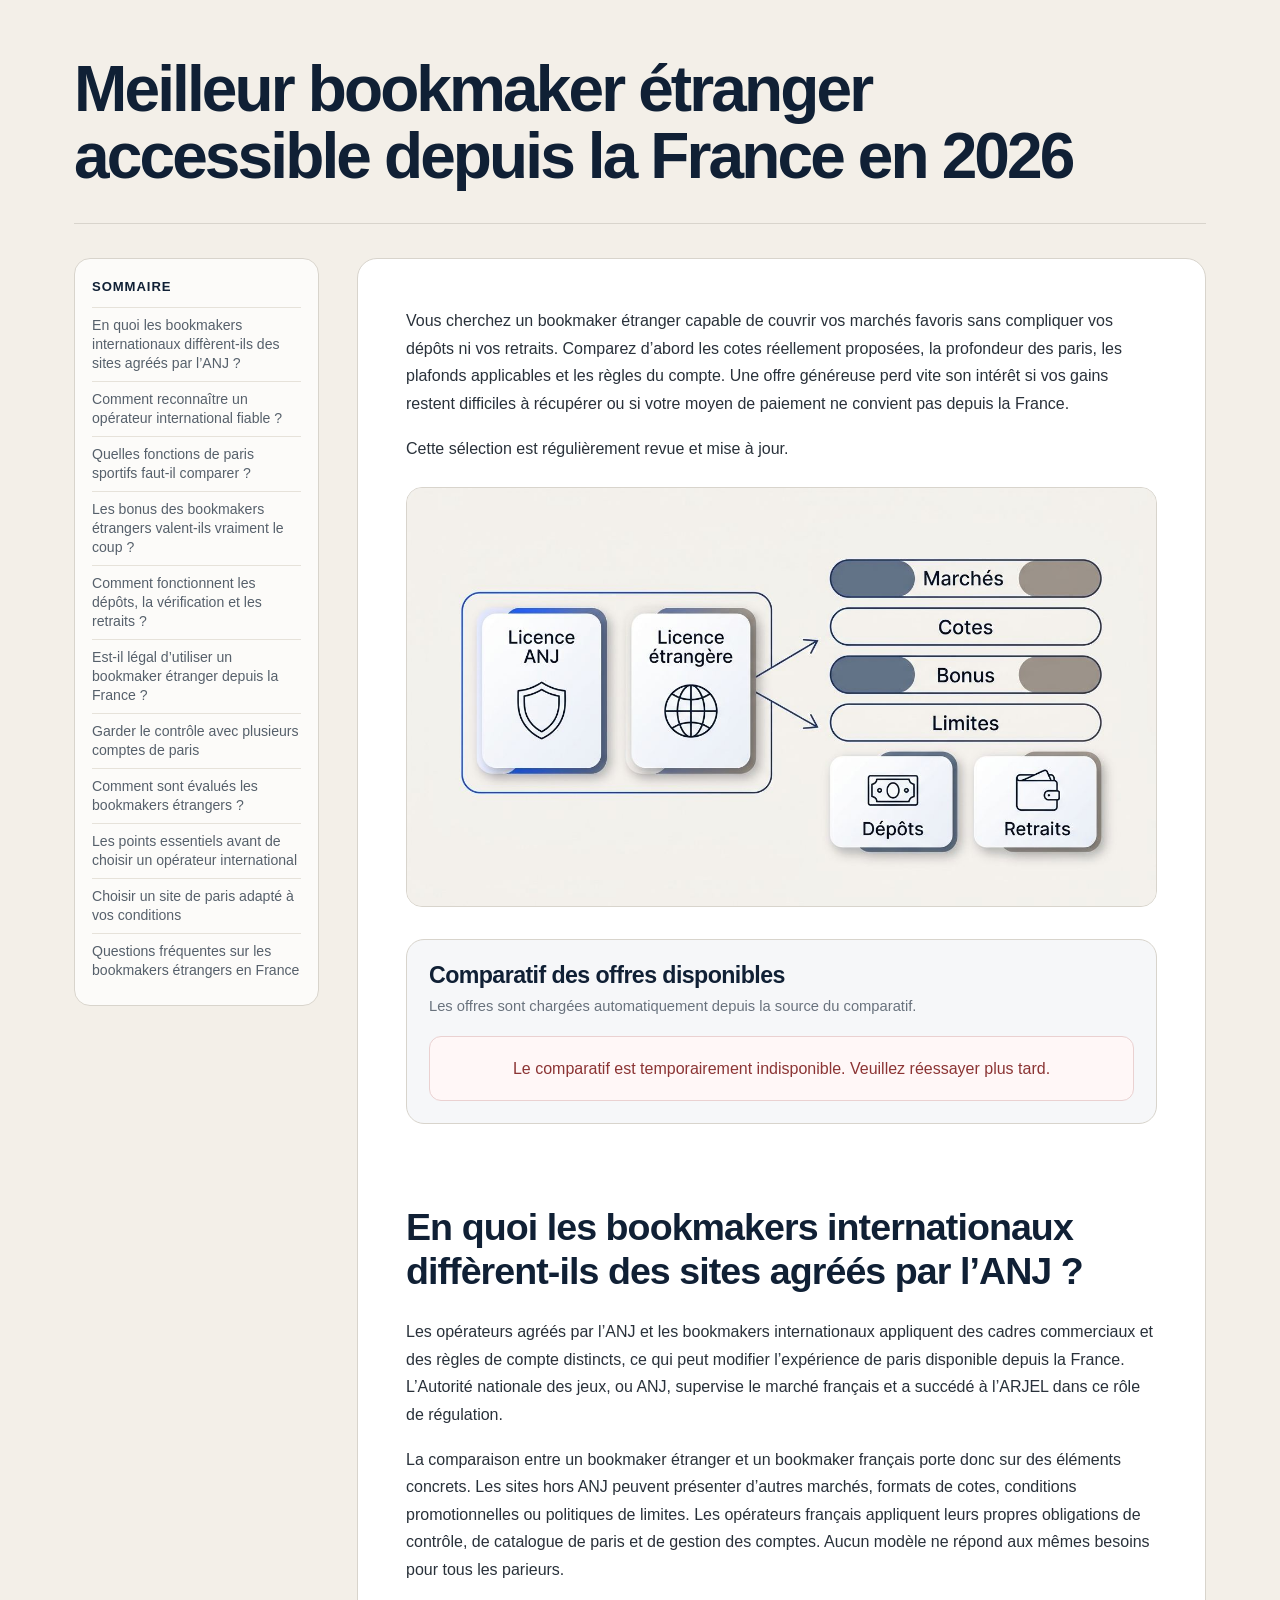
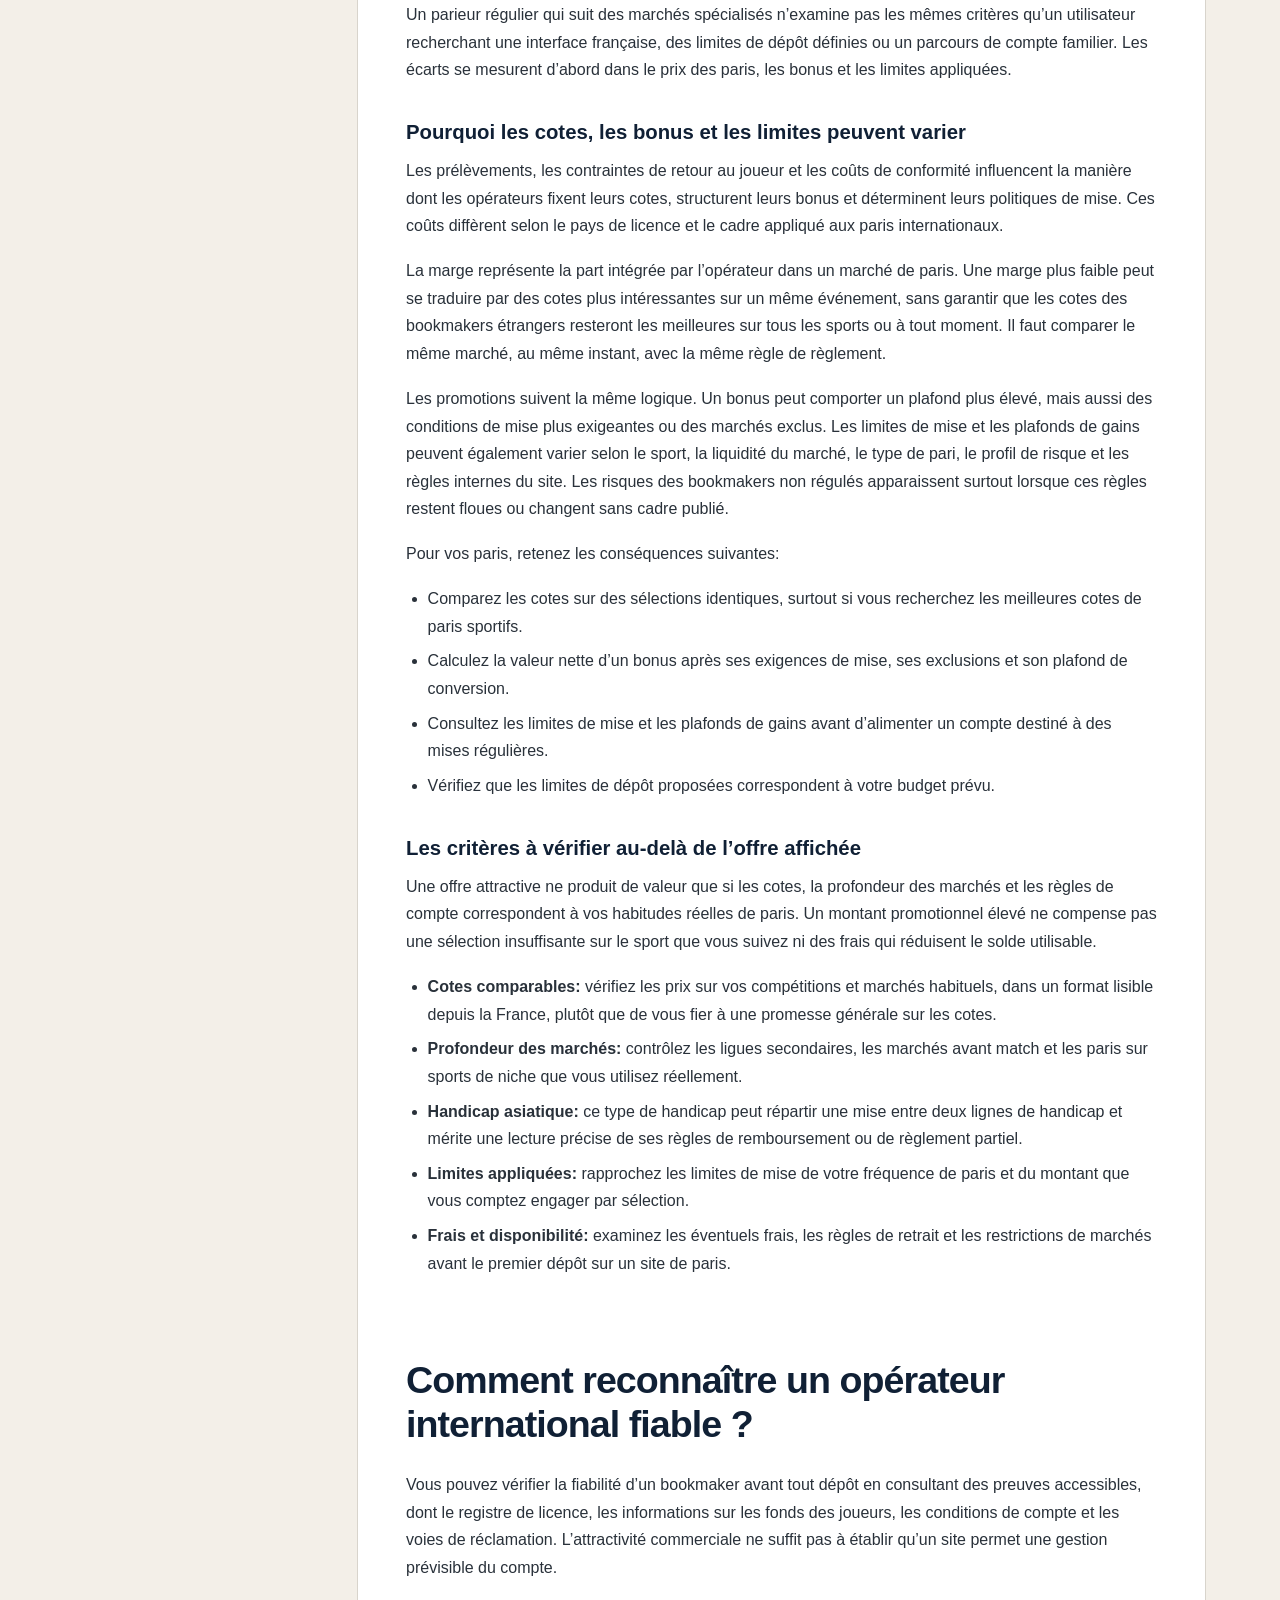
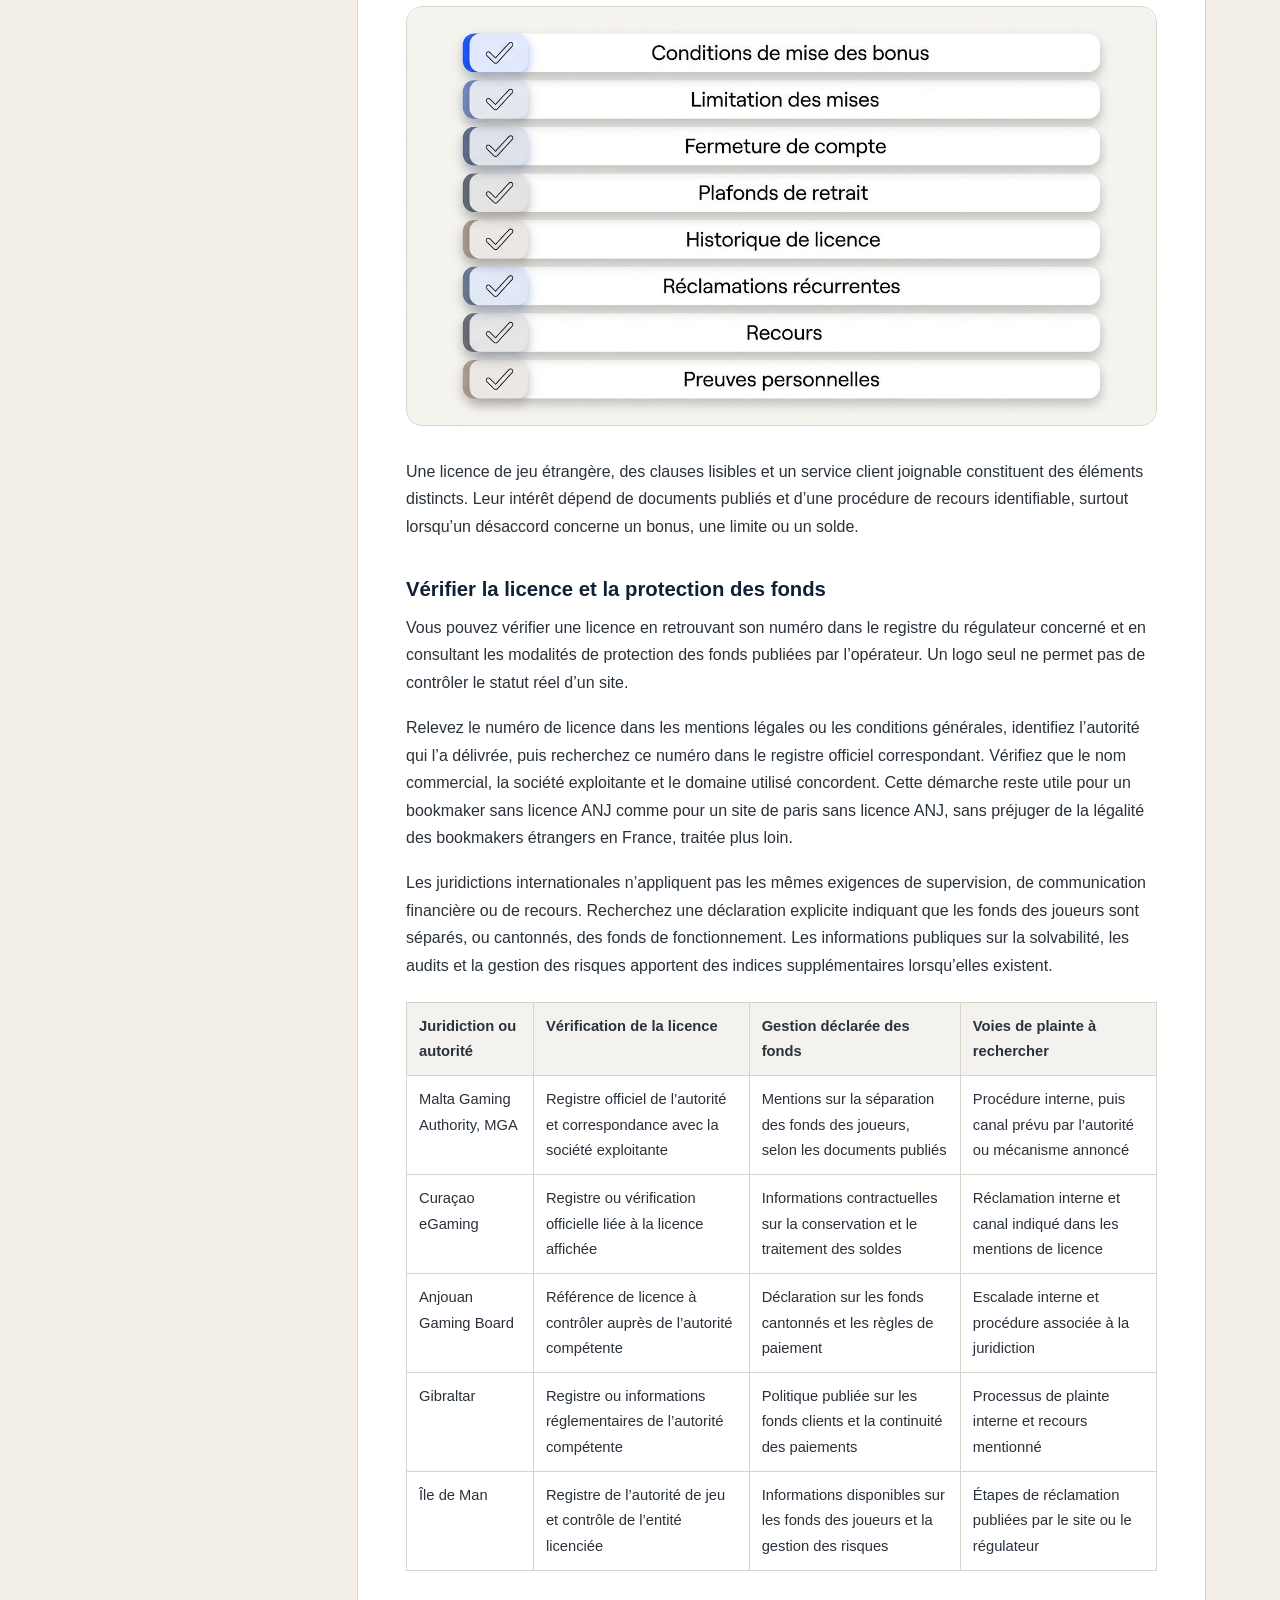
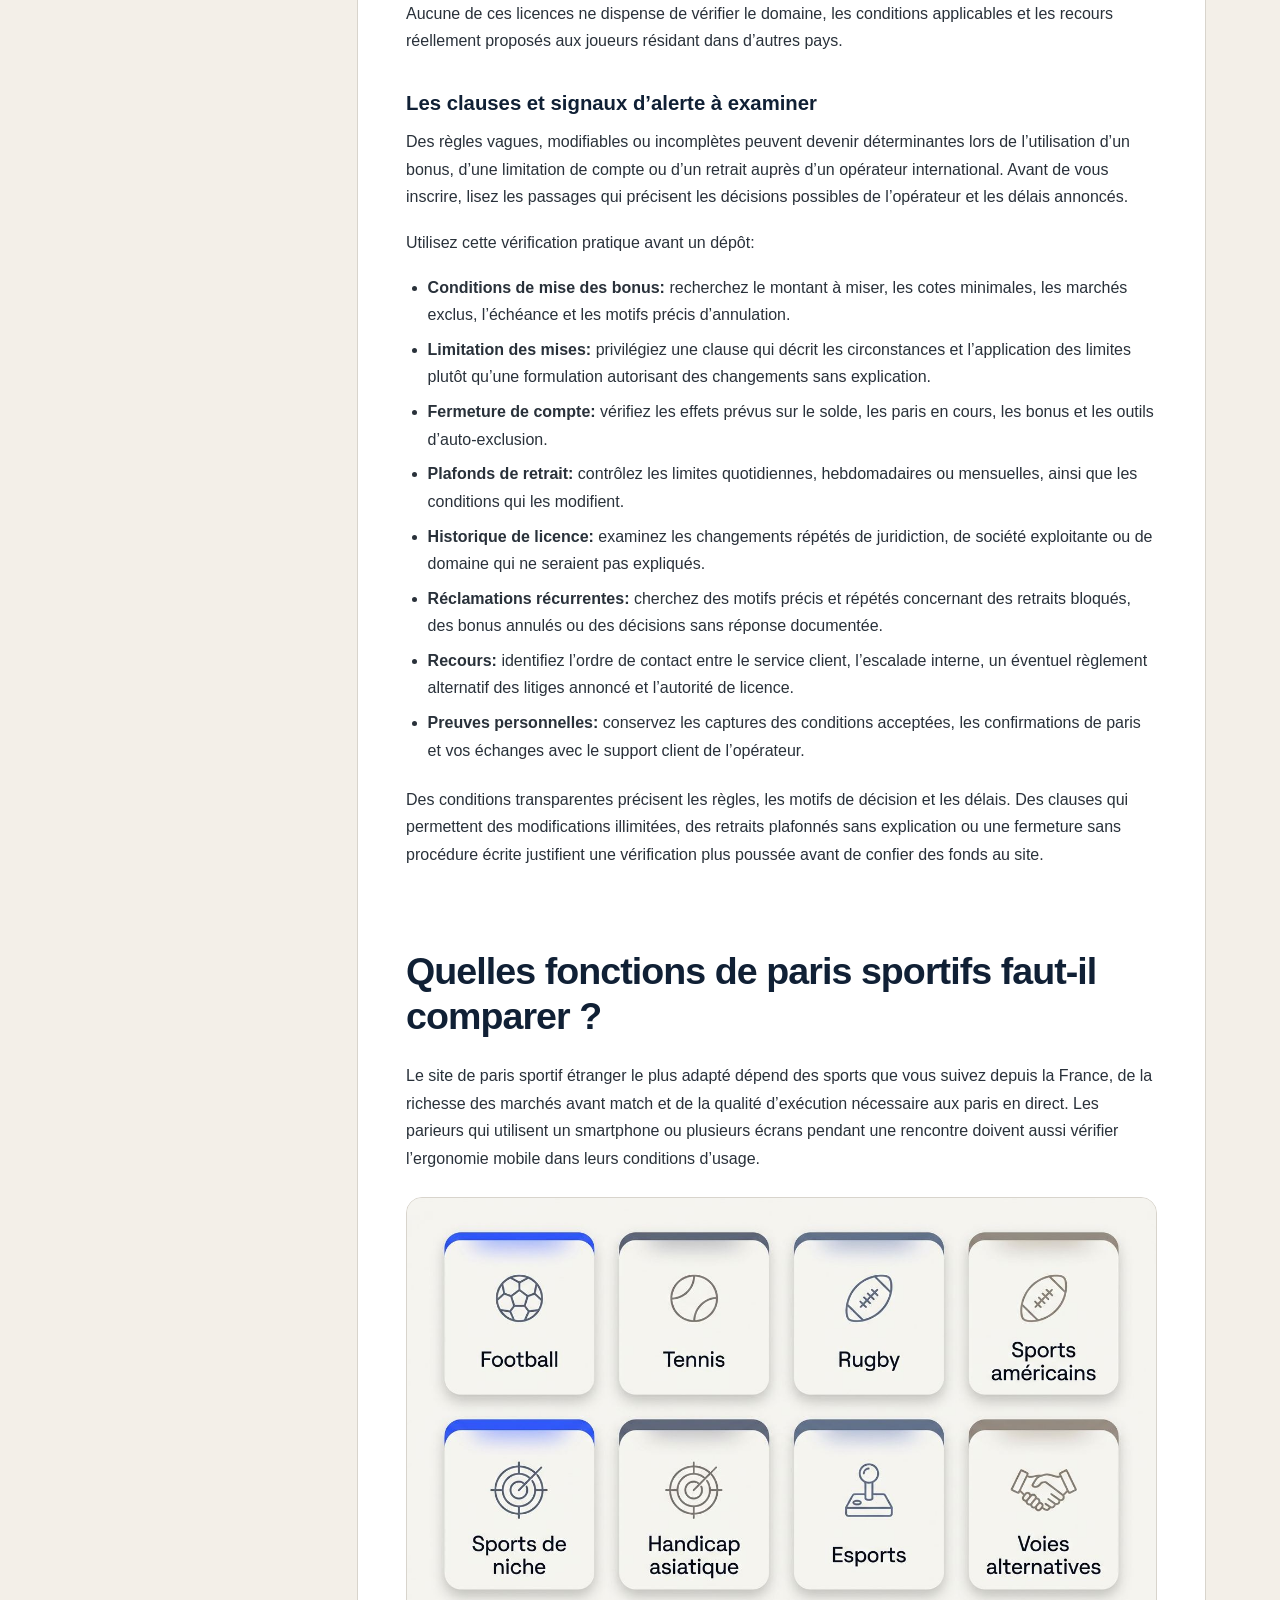
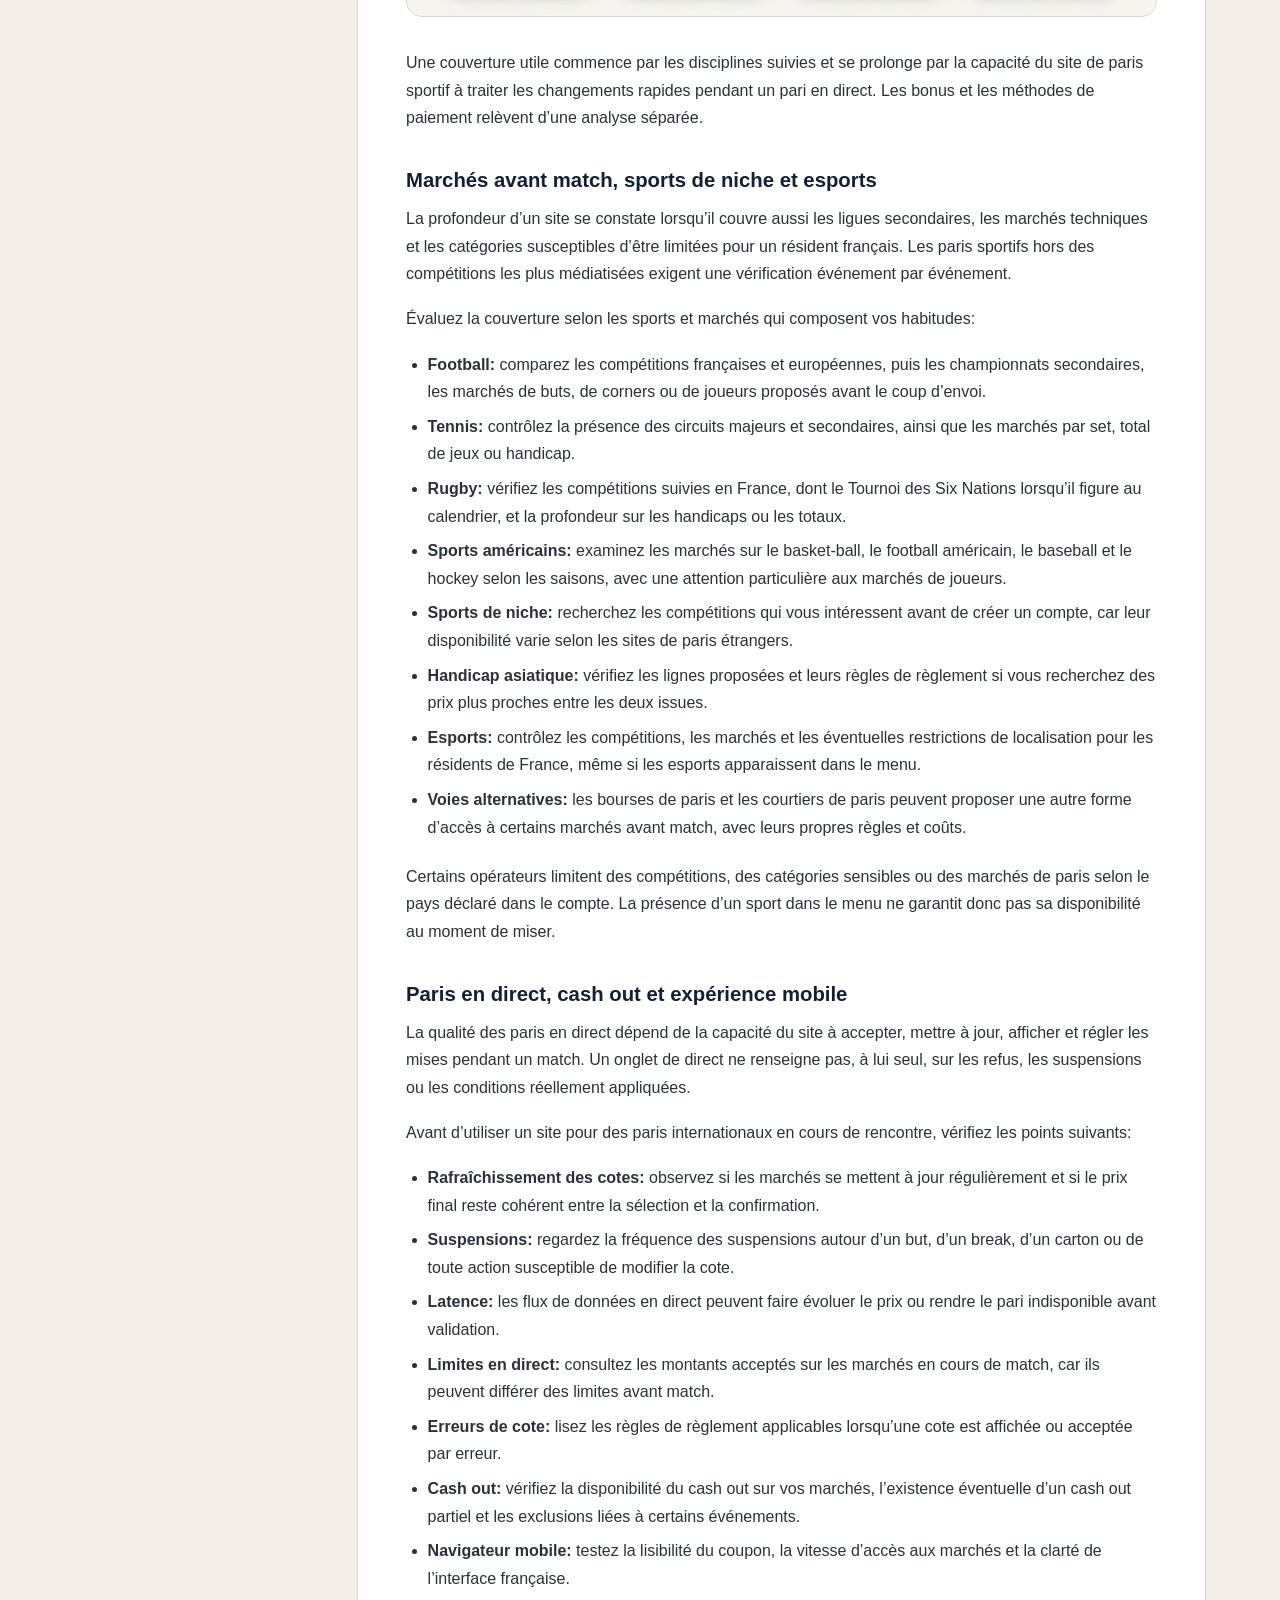
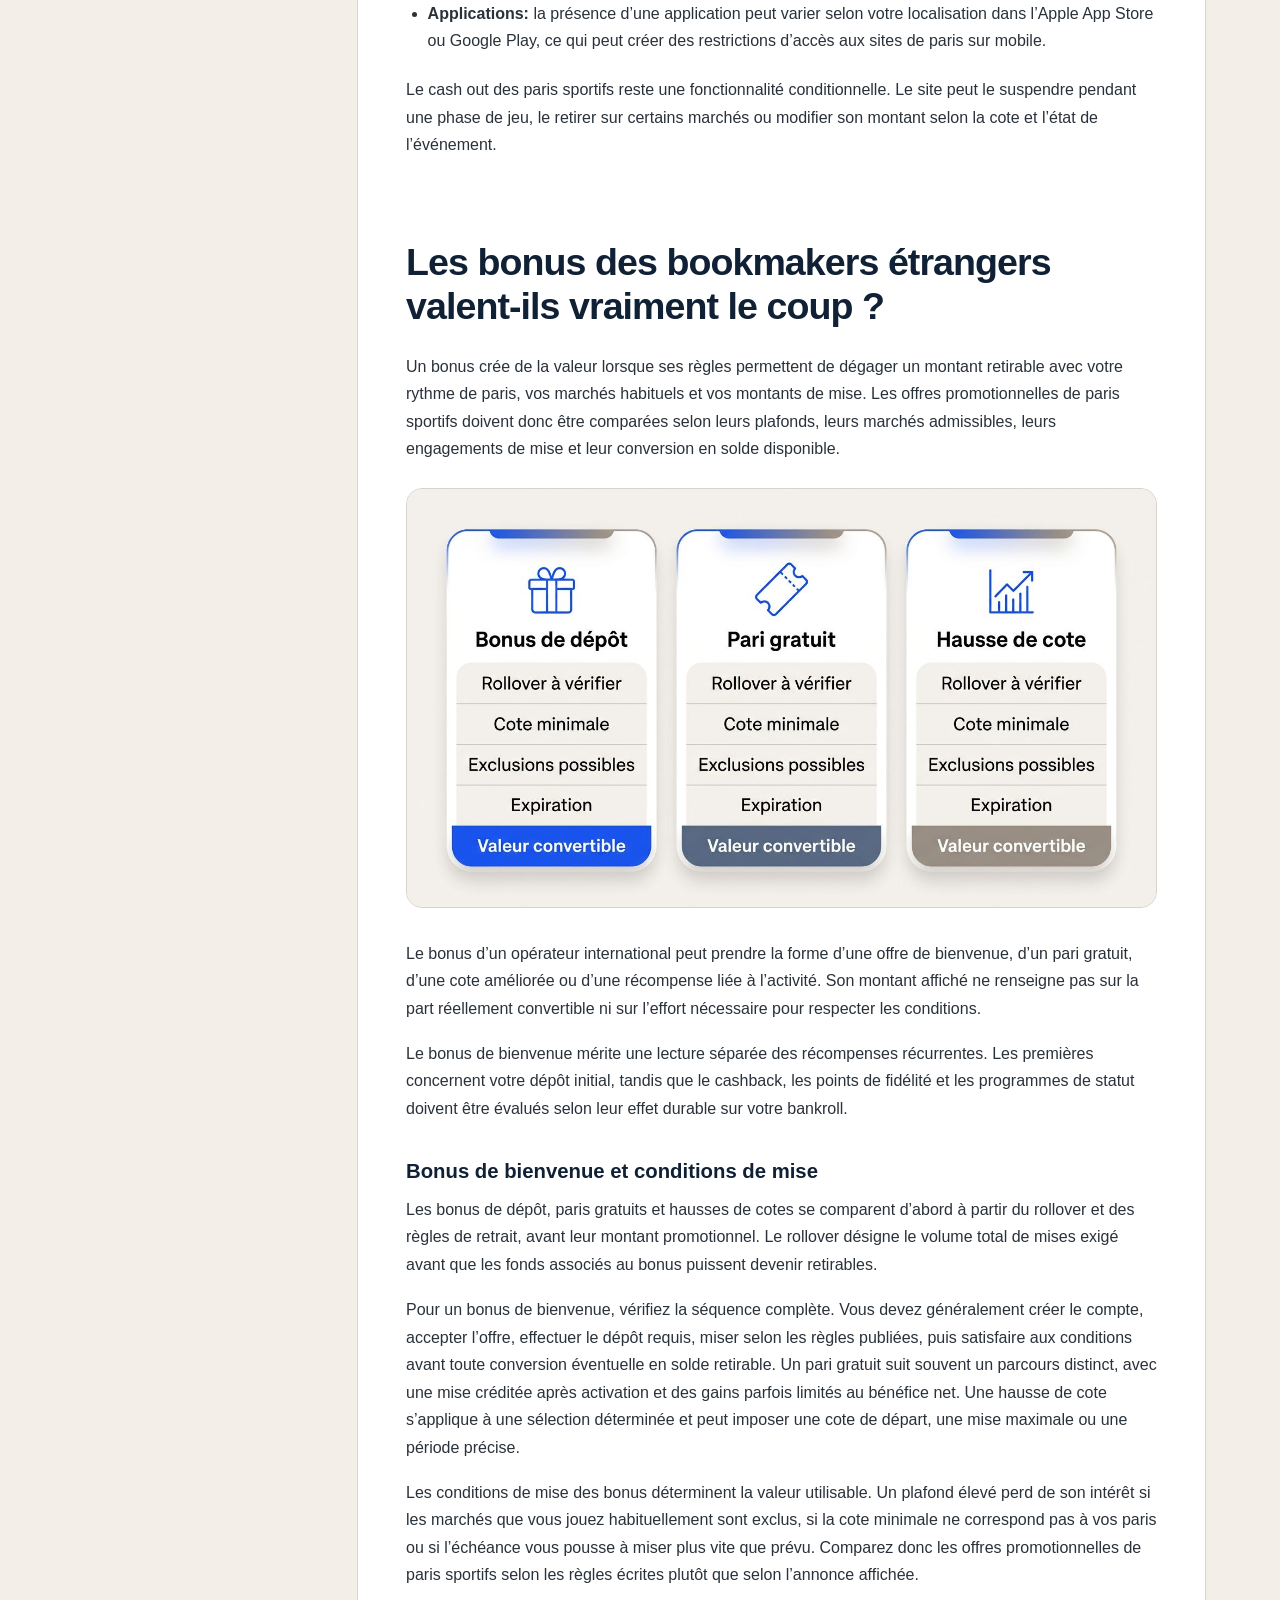
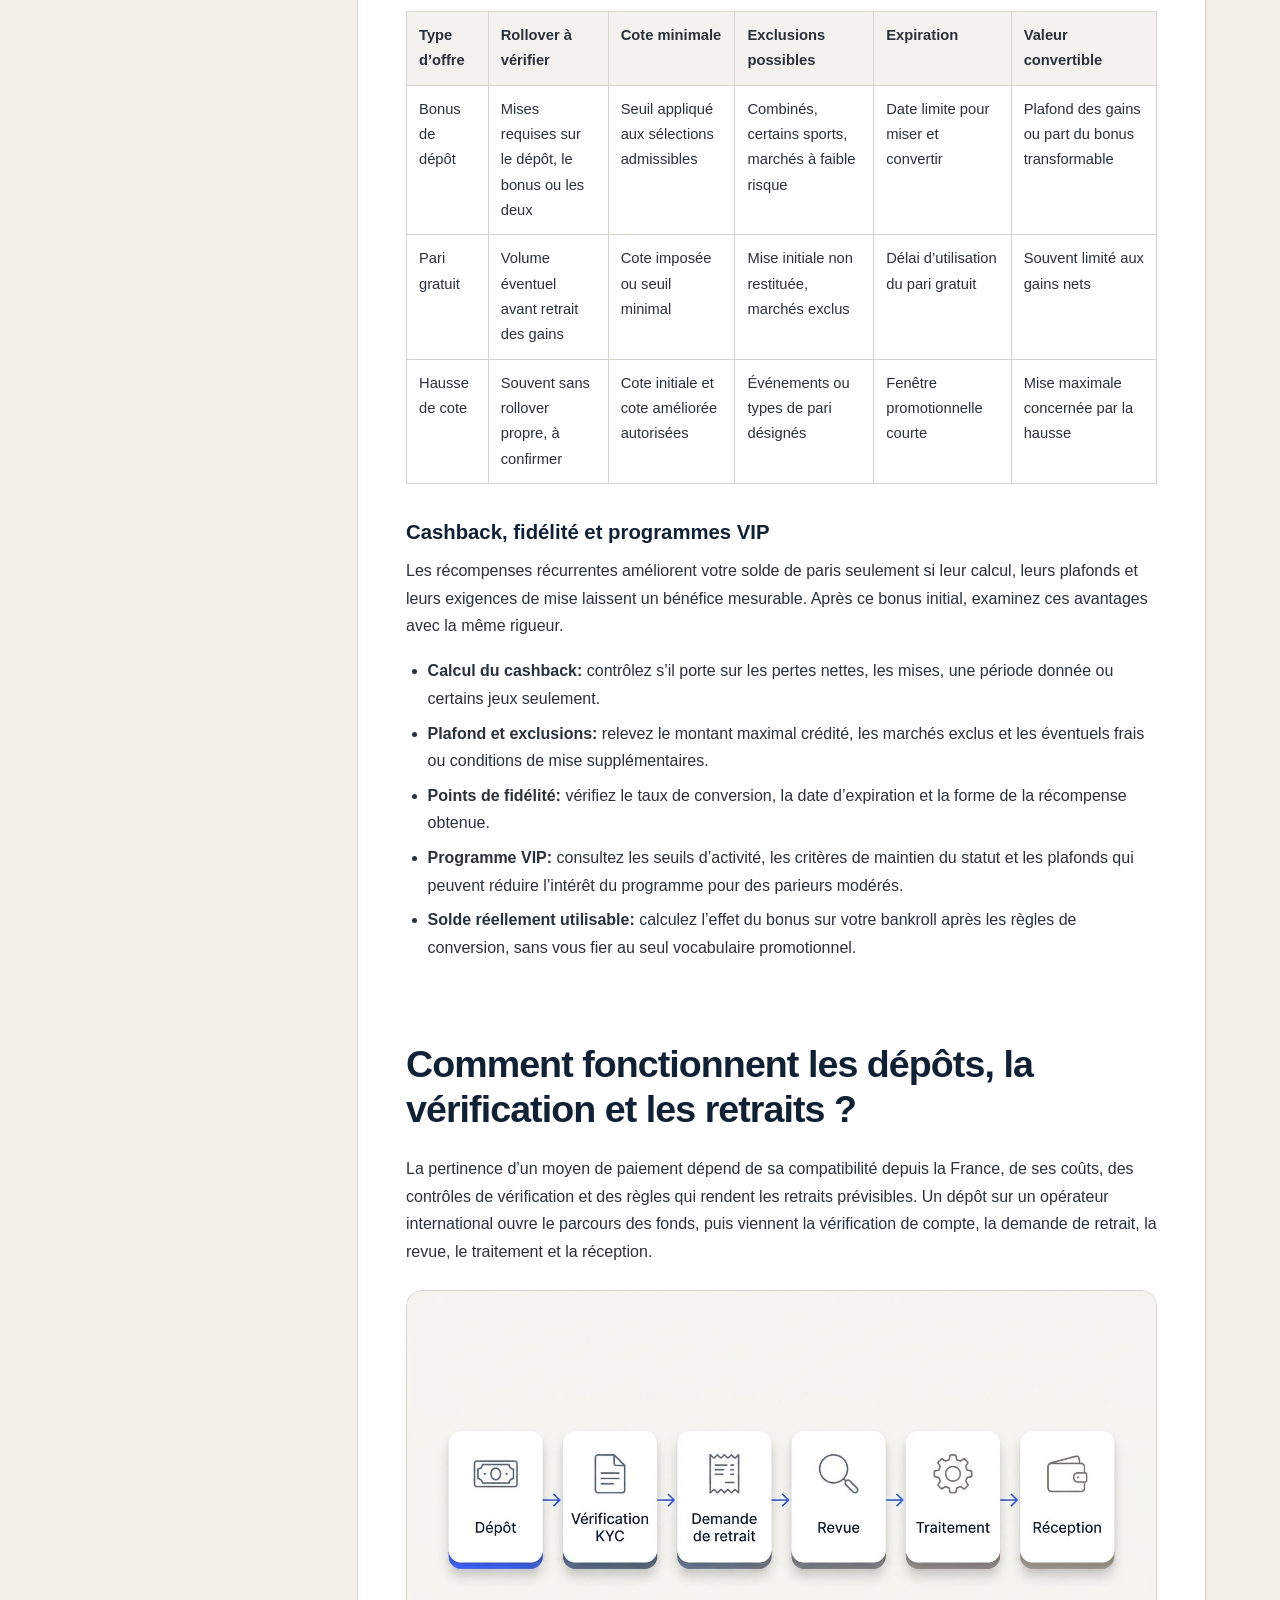
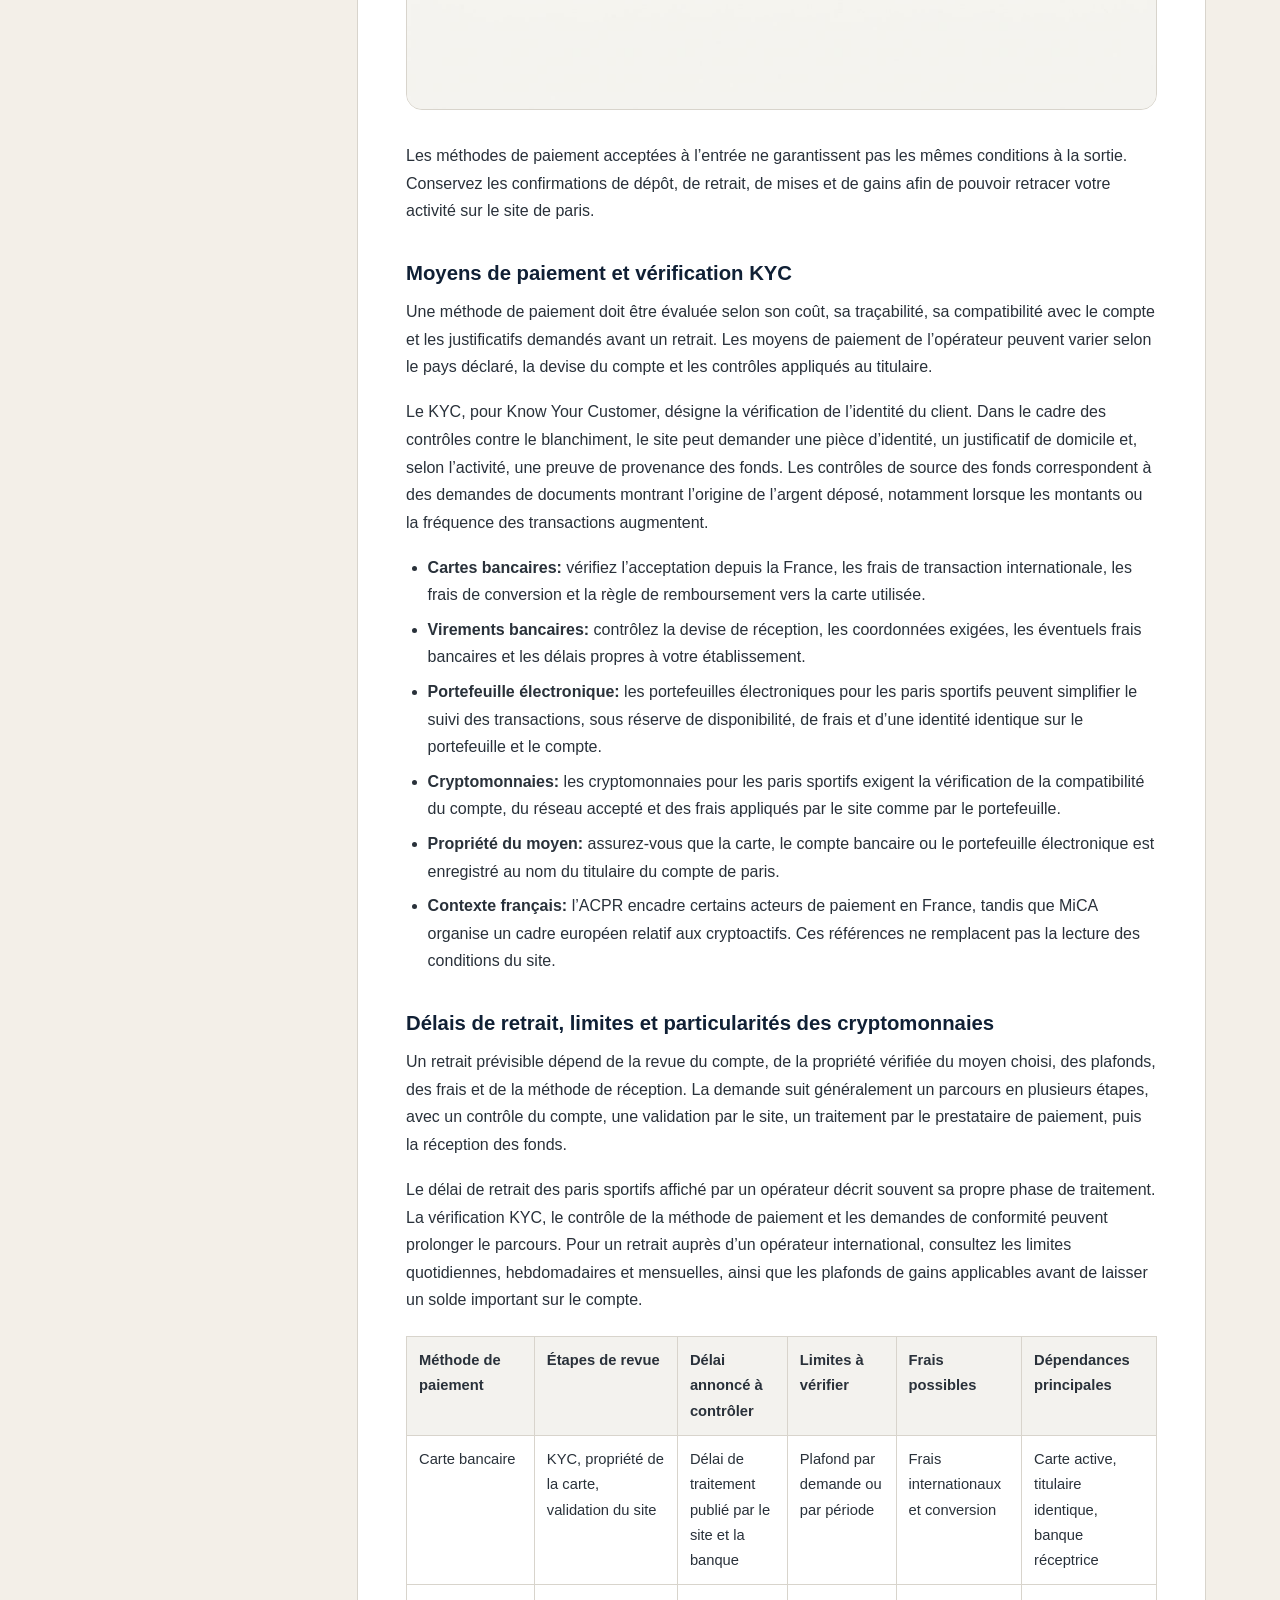
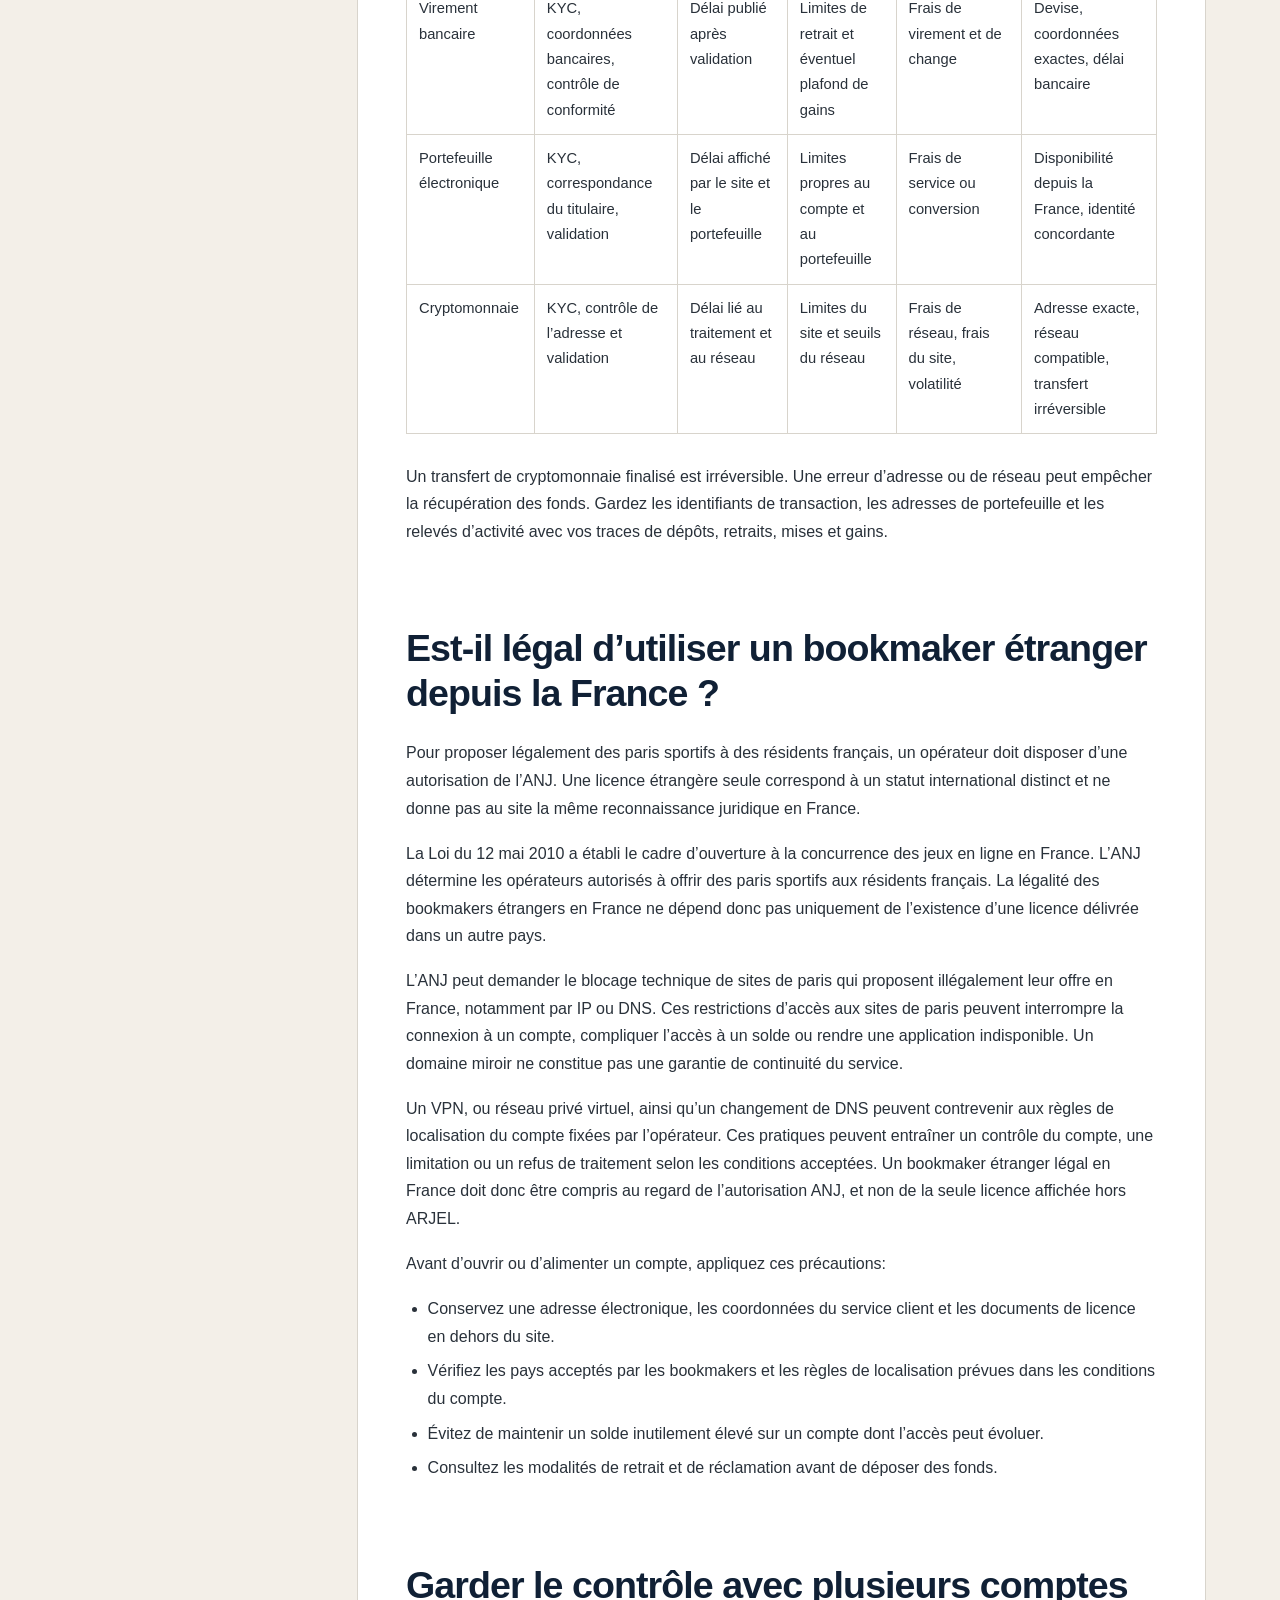
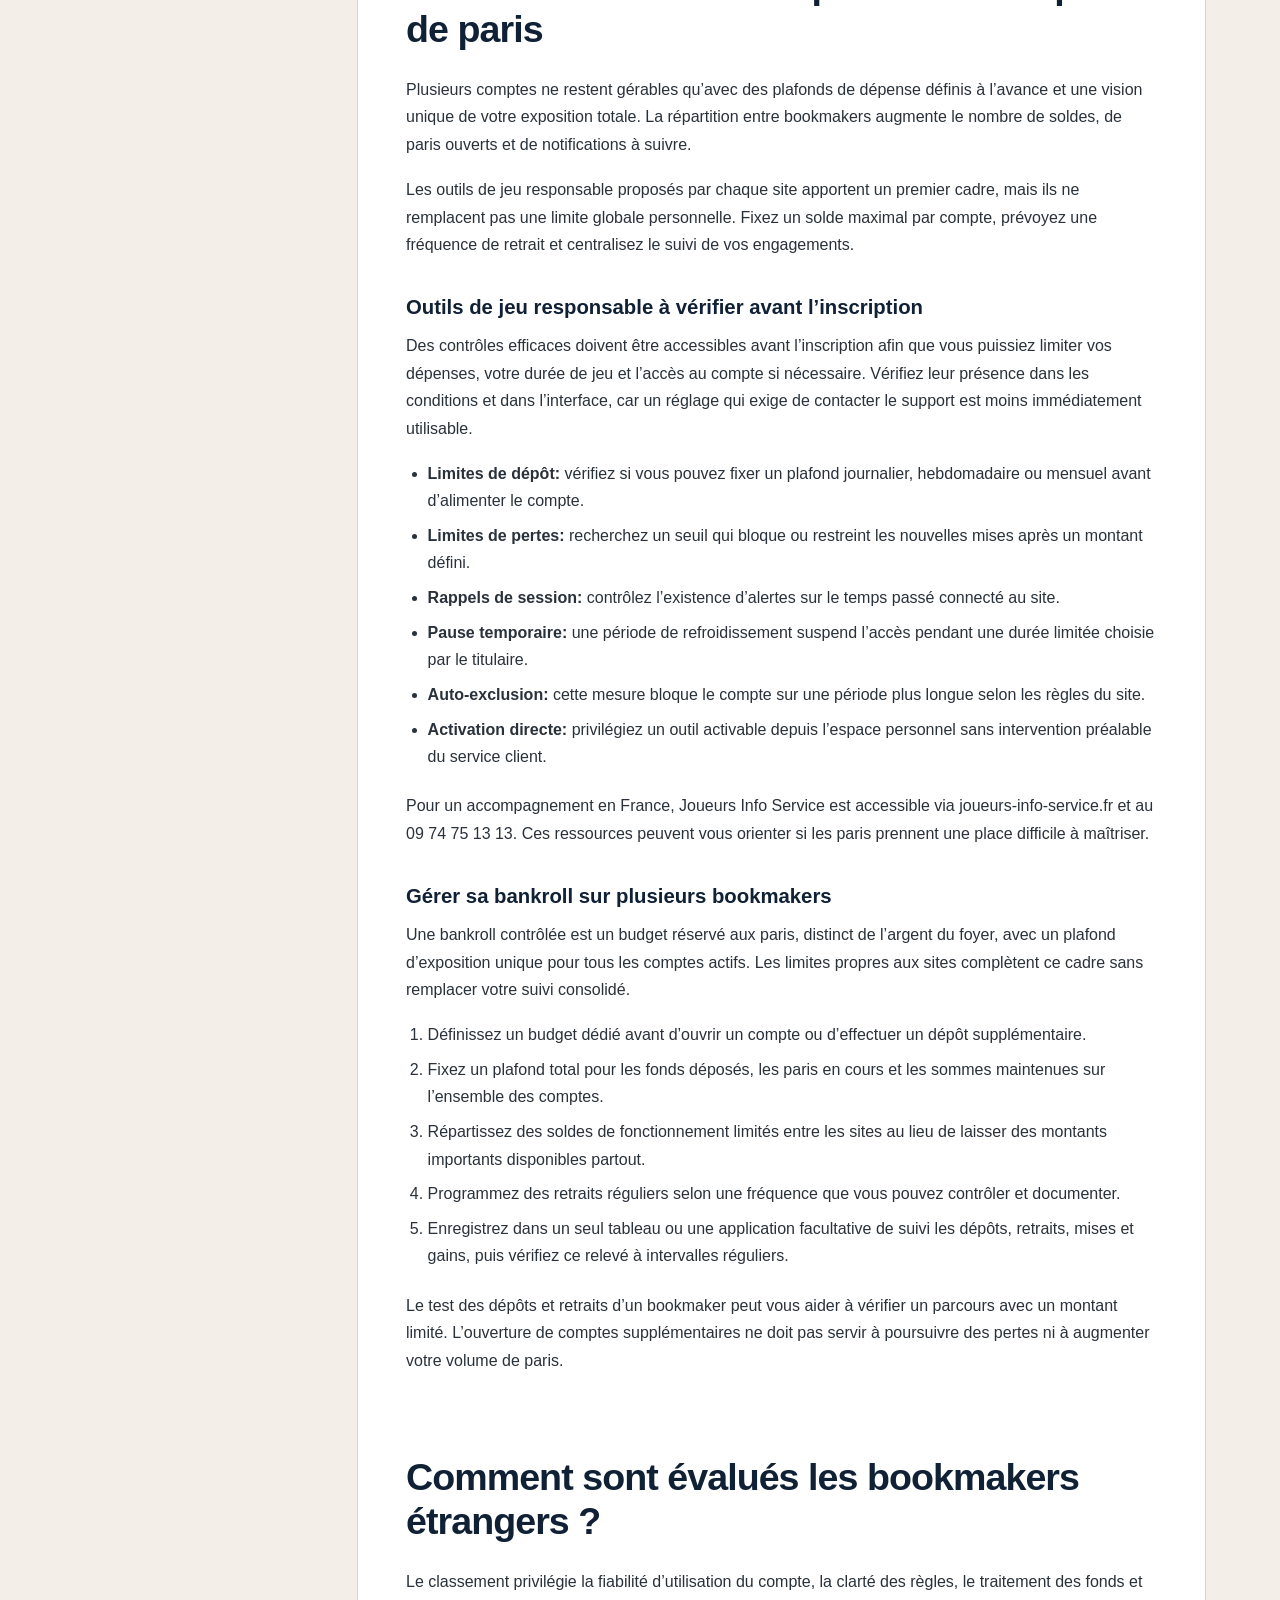
<file: index.html>
<!doctype html>
<html lang="fr">
<head>
<meta charset="utf-8"><meta name="viewport" content="width=device-width,initial-scale=1">
<title>Meilleur bookmaker étranger – comparatif France 2026</title>
<meta name="description" content="Guide 2026 pour comparer cotes, marchés, bonus, dépôts, KYC, retraits, licences, recours et conditions des opérateurs internationaux accessibles depuis la France.">
<meta name="theme-color" content="#f3efe8">
<link rel="canonical" href="https://bookmaker-etranger.onrender.com/">
<meta property="og:type" content="article"><meta property="og:title" content="Meilleur bookmaker étranger – comparatif France 2026"><meta property="og:description" content="Guide 2026 pour comparer cotes, marchés, bonus, dépôts, KYC, retraits, licences, recours et conditions des opérateurs internationaux accessibles depuis la France.">
<meta property="og:image" content="assets/images/meilleur-bookmaker-etranger-france-2026.jpg">
<link rel="stylesheet" href="assets/css/site.css">
<script type="application/ld+json">{"@context":"https://schema.org","@graph":[{"@type":"WebSite","@id":"https://bookmaker-etranger.onrender.com/#website","url":"https://bookmaker-etranger.onrender.com/","name":"Meilleur bookmaker étranger accessible depuis la France en 2026","inLanguage":"fr-FR"},{"@type":"WebPage","@id":"https://bookmaker-etranger.onrender.com/#webpage","url":"https://bookmaker-etranger.onrender.com/","name":"Meilleur bookmaker étranger – comparatif France 2026","description":"Guide 2026 pour comparer cotes, marchés, bonus, dépôts, KYC, retraits, licences, recours et conditions des opérateurs internationaux accessibles depuis la France.","inLanguage":"fr-FR","isPartOf":{"@id":"https://bookmaker-etranger.onrender.com/#website"}},{"@type":"Article","@id":"https://bookmaker-etranger.onrender.com/#article","url":"https://bookmaker-etranger.onrender.com/","headline":"Meilleur bookmaker étranger accessible depuis la France en 2026","description":"Guide 2026 pour comparer cotes, marchés, bonus, dépôts, KYC, retraits, licences, recours et conditions des opérateurs internationaux accessibles depuis la France.","inLanguage":"fr-FR","mainEntityOfPage":{"@id":"https://bookmaker-etranger.onrender.com/#webpage"},"image":["https://bookmaker-etranger.onrender.com/assets/images/meilleur-bookmaker-etranger-france-2026.jpg","https://bookmaker-etranger.onrender.com/assets/images/bookmaker-etranger-fiable-criteres-verification.jpg","https://bookmaker-etranger.onrender.com/assets/images/bookmaker-etranger-marches-sports-handicap-esports.jpg","https://bookmaker-etranger.onrender.com/assets/images/bonus-bookmaker-etranger-depot-pari-gratuit-cote.jpg","https://bookmaker-etranger.onrender.com/assets/images/bookmaker-etranger-depot-kyc-retrait-parcours.jpg"]},{"@type":"FAQPage","@id":"https://bookmaker-etranger.onrender.com/#faq","url":"https://bookmaker-etranger.onrender.com/#questions-frequentes-sur-les-bookmakers-etrangers-en-france","inLanguage":"fr-FR","mainEntity":[{"@type":"Question","name":"Que faire si un retrait reste en attente au-delà du délai annoncé ?","acceptedAnswer":{"@type":"Answer","text":"Vérifiez le statut KYC, la méthode de paiement et les demandes du support avant d’ouvrir une réclamation documentée. Demandez un motif écrit, conservez l’identifiant du retrait et suivez la procédure d’escalade prévue."}},{"@type":"Question","name":"Une vérification supplémentaire peut-elle être demandée après un changement d’adresse ?","acceptedAnswer":{"@type":"Answer","text":"Oui, un changement d’adresse peut déclencher une nouvelle vérification KYC. Transmettez un justificatif récent via le canal sécurisé indiqué et mettez vos données à jour avant un retrait si possible."}},{"@type":"Question","name":"Peut-on retirer vers un autre moyen de paiement que celui utilisé pour le dépôt ?","acceptedAnswer":{"@type":"Answer","text":"Cela dépend des règles du site et des contrôles de propriété. Les méthodes de paiement doivent souvent appartenir au titulaire du compte, et un portefeuille électronique alternatif peut nécessiter une vérification."}},{"@type":"Question","name":"Quels justificatifs conserver après un retrait en cryptomonnaie ?","acceptedAnswer":{"@type":"Answer","text":"Conservez l’identifiant de transaction, l’adresse du portefeuille, la date, le montant et la preuve du retrait. Ajoutez les relevés de dépôt, de paris et de conversion éventuelle pour faciliter le suivi."}},{"@type":"Question","name":"Pourquoi une offre de cash out peut-elle disparaître pendant un match ?","acceptedAnswer":{"@type":"Answer","text":"Le cash out peut être suspendu lors d’un incident de match, d’un mouvement de cote, d’une latence de données ou d’une suspension de marché. Cette option de pari en direct reste proposée sous conditions."}}]}]}</script>
<link rel="icon" href="favicon.ico" sizes="any">
<link rel="icon" type="image/png" href="favicon.png">
</head>
<body data-rsssl=1>
<a class="skip-link" href="#main">Aller au contenu</a>
<main id="main">
<section class="page-lead"><h1>Meilleur bookmaker étranger accessible depuis la France en 2026</h1></section>
<div class="content-grid">
<aside class="toc" aria-label="Sommaire"><div class="toc-title">Sommaire</div><a href="#en-quoi-les-bookmakers-internationaux-different-ils-des-sites-agrees-par-l-anj">En quoi les bookmakers internationaux diffèrent-ils des sites agréés par l’ANJ ?</a><a href="#comment-reconnaitre-un-operateur-international-fiable">Comment reconnaître un opérateur international fiable ?</a><a href="#quelles-fonctions-de-paris-sportifs-faut-il-comparer">Quelles fonctions de paris sportifs faut-il comparer ?</a><a href="#les-bonus-des-bookmakers-etrangers-valent-ils-vraiment-le-coup">Les bonus des bookmakers étrangers valent-ils vraiment le coup ?</a><a href="#comment-fonctionnent-les-depots-la-verification-et-les-retraits">Comment fonctionnent les dépôts, la vérification et les retraits ?</a><a href="#est-il-legal-d-utiliser-un-bookmaker-etranger-depuis-la-france">Est-il légal d’utiliser un bookmaker étranger depuis la France ?</a><a href="#garder-le-controle-avec-plusieurs-comptes-de-paris">Garder le contrôle avec plusieurs comptes de paris</a><a href="#comment-sont-evalues-les-bookmakers-etrangers">Comment sont évalués les bookmakers étrangers ?</a><a href="#les-points-essentiels-avant-de-choisir-un-operateur-international">Les points essentiels avant de choisir un opérateur international</a><a href="#choisir-un-site-de-paris-adapte-a-vos-conditions">Choisir un site de paris adapté à vos conditions</a><a href="#questions-frequentes-sur-les-bookmakers-etrangers-en-france">Questions fréquentes sur les bookmakers étrangers en France</a></aside>
<article class="article">
<p>Vous cherchez un bookmaker étranger capable de couvrir vos marchés favoris sans compliquer vos dépôts ni vos retraits. Comparez d’abord les cotes réellement proposées, la profondeur des paris, les plafonds applicables et les règles du compte. Une offre généreuse perd vite son intérêt si vos gains restent difficiles à récupérer ou si votre moyen de paiement ne convient pas depuis la France.</p>
<p>Cette sélection est régulièrement revue et mise à jour.</p>
<figure class="article-image"><img alt="Comparaison entre licence ANJ, licence étrangère, marchés, cotes, bonus, limites, dépôts et retraits." decoding="async" fetchpriority="high" height="768" loading="eager" src="assets/images/meilleur-bookmaker-etranger-france-2026.jpg" width="1365"/></figure>
<section aria-labelledby="affiliate-title" class="affiliate-top">
<div class="affiliate-heading"><h2 id="affiliate-title">Comparatif des offres disponibles</h2><p>Les offres sont chargées automatiquement depuis la source du comparatif.</p></div>
<div aria-live="polite" class="affiliate-list" id="affiliate-table">
<div class="affiliate-card skeleton-card"><div class="skel skel-logo"></div><div class="skel skel-lines"></div><div class="skel skel-bonus"></div><div class="skel skel-button"></div></div>
<div class="affiliate-card skeleton-card"><div class="skel skel-logo"></div><div class="skel skel-lines"></div><div class="skel skel-bonus"></div><div class="skel skel-button"></div></div>
<div class="affiliate-card skeleton-card"><div class="skel skel-logo"></div><div class="skel skel-lines"></div><div class="skel skel-bonus"></div><div class="skel skel-button"></div></div>
</div></section>
<h2 id="en-quoi-les-bookmakers-internationaux-different-ils-des-sites-agrees-par-l-anj">En quoi les bookmakers internationaux diffèrent-ils des sites agréés par l’ANJ ?</h2>
<p>Les opérateurs agréés par l’ANJ et les bookmakers internationaux appliquent des cadres commerciaux et des règles de compte distincts, ce qui peut modifier l’expérience de paris disponible depuis la France. L’Autorité nationale des jeux, ou ANJ, supervise le marché français et a succédé à l’ARJEL dans ce rôle de régulation.</p>
<p>La comparaison entre un bookmaker étranger et un bookmaker français porte donc sur des éléments concrets. Les sites hors ANJ peuvent présenter d’autres marchés, formats de cotes, conditions promotionnelles ou politiques de limites. Les opérateurs français appliquent leurs propres obligations de contrôle, de catalogue de paris et de gestion des comptes. Aucun modèle ne répond aux mêmes besoins pour tous les parieurs.</p>
<p>Un parieur régulier qui suit des marchés spécialisés n’examine pas les mêmes critères qu’un utilisateur recherchant une interface française, des limites de dépôt définies ou un parcours de compte familier. Les écarts se mesurent d’abord dans le prix des paris, les bonus et les limites appliquées.</p>
<h3 id="pourquoi-les-cotes-les-bonus-et-les-limites-peuvent-varier">Pourquoi les cotes, les bonus et les limites peuvent varier</h3>
<p>Les prélèvements, les contraintes de retour au joueur et les coûts de conformité influencent la manière dont les opérateurs fixent leurs cotes, structurent leurs bonus et déterminent leurs politiques de mise. Ces coûts diffèrent selon le pays de licence et le cadre appliqué aux paris internationaux.</p>
<p>La marge représente la part intégrée par l’opérateur dans un marché de paris. Une marge plus faible peut se traduire par des cotes plus intéressantes sur un même événement, sans garantir que les cotes des bookmakers étrangers resteront les meilleures sur tous les sports ou à tout moment. Il faut comparer le même marché, au même instant, avec la même règle de règlement.</p>
<p>Les promotions suivent la même logique. Un bonus peut comporter un plafond plus élevé, mais aussi des conditions de mise plus exigeantes ou des marchés exclus. Les limites de mise et les plafonds de gains peuvent également varier selon le sport, la liquidité du marché, le type de pari, le profil de risque et les règles internes du site. Les risques des bookmakers non régulés apparaissent surtout lorsque ces règles restent floues ou changent sans cadre publié.</p>
<p>Pour vos paris, retenez les conséquences suivantes:</p>
<ul>
<li>Comparez les cotes sur des sélections identiques, surtout si vous recherchez les meilleures cotes de paris sportifs.</li>
<li>Calculez la valeur nette d’un bonus après ses exigences de mise, ses exclusions et son plafond de conversion.</li>
<li>Consultez les limites de mise et les plafonds de gains avant d’alimenter un compte destiné à des mises régulières.</li>
<li>Vérifiez que les limites de dépôt proposées correspondent à votre budget prévu.</li>
</ul>
<h3 id="les-criteres-a-verifier-au-dela-de-l-offre-affichee">Les critères à vérifier au-delà de l’offre affichée</h3>
<p>Une offre attractive ne produit de valeur que si les cotes, la profondeur des marchés et les règles de compte correspondent à vos habitudes réelles de paris. Un montant promotionnel élevé ne compense pas une sélection insuffisante sur le sport que vous suivez ni des frais qui réduisent le solde utilisable.</p>
<ul>
<li><strong>Cotes comparables:</strong> vérifiez les prix sur vos compétitions et marchés habituels, dans un format lisible depuis la France, plutôt que de vous fier à une promesse générale sur les cotes.</li>
<li><strong>Profondeur des marchés:</strong> contrôlez les ligues secondaires, les marchés avant match et les paris sur sports de niche que vous utilisez réellement.</li>
<li><strong>Handicap asiatique:</strong> ce type de handicap peut répartir une mise entre deux lignes de handicap et mérite une lecture précise de ses règles de remboursement ou de règlement partiel.</li>
<li><strong>Limites appliquées:</strong> rapprochez les limites de mise de votre fréquence de paris et du montant que vous comptez engager par sélection.</li>
<li><strong>Frais et disponibilité:</strong> examinez les éventuels frais, les règles de retrait et les restrictions de marchés avant le premier dépôt sur un site de paris.</li>
</ul>
<h2 id="comment-reconnaitre-un-operateur-international-fiable">Comment reconnaître un opérateur international fiable ?</h2>
<p>Vous pouvez vérifier la fiabilité d’un bookmaker avant tout dépôt en consultant des preuves accessibles, dont le registre de licence, les informations sur les fonds des joueurs, les conditions de compte et les voies de réclamation. L’attractivité commerciale ne suffit pas à établir qu’un site permet une gestion prévisible du compte.</p><figure class="article-image"><img alt="Critères à vérifier pour évaluer la fiabilité d’un opérateur international." decoding="async" height="768" loading="lazy" src="assets/images/bookmaker-etranger-fiable-criteres-verification.jpg" width="1365"/></figure>
<p>Une licence de jeu étrangère, des clauses lisibles et un service client joignable constituent des éléments distincts. Leur intérêt dépend de documents publiés et d’une procédure de recours identifiable, surtout lorsqu’un désaccord concerne un bonus, une limite ou un solde.</p>
<h3 id="verifier-la-licence-et-la-protection-des-fonds">Vérifier la licence et la protection des fonds</h3>
<p>Vous pouvez vérifier une licence en retrouvant son numéro dans le registre du régulateur concerné et en consultant les modalités de protection des fonds publiées par l’opérateur. Un logo seul ne permet pas de contrôler le statut réel d’un site.</p>
<p>Relevez le numéro de licence dans les mentions légales ou les conditions générales, identifiez l’autorité qui l’a délivrée, puis recherchez ce numéro dans le registre officiel correspondant. Vérifiez que le nom commercial, la société exploitante et le domaine utilisé concordent. Cette démarche reste utile pour un bookmaker sans licence ANJ comme pour un site de paris sans licence ANJ, sans préjuger de la légalité des bookmakers étrangers en France, traitée plus loin.</p>
<p>Les juridictions internationales n’appliquent pas les mêmes exigences de supervision, de communication financière ou de recours. Recherchez une déclaration explicite indiquant que les fonds des joueurs sont séparés, ou cantonnés, des fonds de fonctionnement. Les informations publiques sur la solvabilité, les audits et la gestion des risques apportent des indices supplémentaires lorsqu’elles existent.</p>
<table>
<thead>
<tr>
<th>Juridiction ou autorité</th>
<th>Vérification de la licence</th>
<th>Gestion déclarée des fonds</th>
<th>Voies de plainte à rechercher</th>
</tr>
</thead>
<tbody>
<tr>
<td>Malta Gaming Authority, MGA</td>
<td>Registre officiel de l’autorité et correspondance avec la société exploitante</td>
<td>Mentions sur la séparation des fonds des joueurs, selon les documents publiés</td>
<td>Procédure interne, puis canal prévu par l’autorité ou mécanisme annoncé</td>
</tr>
<tr>
<td>Curaçao eGaming</td>
<td>Registre ou vérification officielle liée à la licence affichée</td>
<td>Informations contractuelles sur la conservation et le traitement des soldes</td>
<td>Réclamation interne et canal indiqué dans les mentions de licence</td>
</tr>
<tr>
<td>Anjouan Gaming Board</td>
<td>Référence de licence à contrôler auprès de l’autorité compétente</td>
<td>Déclaration sur les fonds cantonnés et les règles de paiement</td>
<td>Escalade interne et procédure associée à la juridiction</td>
</tr>
<tr>
<td>Gibraltar</td>
<td>Registre ou informations réglementaires de l’autorité compétente</td>
<td>Politique publiée sur les fonds clients et la continuité des paiements</td>
<td>Processus de plainte interne et recours mentionné</td>
</tr>
<tr>
<td>Île de Man</td>
<td>Registre de l’autorité de jeu et contrôle de l’entité licenciée</td>
<td>Informations disponibles sur les fonds des joueurs et la gestion des risques</td>
<td>Étapes de réclamation publiées par le site ou le régulateur</td>
</tr>
</tbody>
</table>
<p>Aucune de ces licences ne dispense de vérifier le domaine, les conditions applicables et les recours réellement proposés aux joueurs résidant dans d’autres pays.</p>
<h3 id="les-clauses-et-signaux-d-alerte-a-examiner">Les clauses et signaux d’alerte à examiner</h3>
<p>Des règles vagues, modifiables ou incomplètes peuvent devenir déterminantes lors de l’utilisation d’un bonus, d’une limitation de compte ou d’un retrait auprès d’un opérateur international. Avant de vous inscrire, lisez les passages qui précisent les décisions possibles de l’opérateur et les délais annoncés.</p>
<p>Utilisez cette vérification pratique avant un dépôt:</p>
<ul>
<li><strong>Conditions de mise des bonus:</strong> recherchez le montant à miser, les cotes minimales, les marchés exclus, l’échéance et les motifs précis d’annulation.</li>
<li><strong>Limitation des mises:</strong> privilégiez une clause qui décrit les circonstances et l’application des limites plutôt qu’une formulation autorisant des changements sans explication.</li>
<li><strong>Fermeture de compte:</strong> vérifiez les effets prévus sur le solde, les paris en cours, les bonus et les outils d’auto-exclusion.</li>
<li><strong>Plafonds de retrait:</strong> contrôlez les limites quotidiennes, hebdomadaires ou mensuelles, ainsi que les conditions qui les modifient.</li>
<li><strong>Historique de licence:</strong> examinez les changements répétés de juridiction, de société exploitante ou de domaine qui ne seraient pas expliqués.</li>
<li><strong>Réclamations récurrentes:</strong> cherchez des motifs précis et répétés concernant des retraits bloqués, des bonus annulés ou des décisions sans réponse documentée.</li>
<li><strong>Recours:</strong> identifiez l’ordre de contact entre le service client, l’escalade interne, un éventuel règlement alternatif des litiges annoncé et l’autorité de licence.</li>
<li><strong>Preuves personnelles:</strong> conservez les captures des conditions acceptées, les confirmations de paris et vos échanges avec le support client de l’opérateur.</li>
</ul>
<p>Des conditions transparentes précisent les règles, les motifs de décision et les délais. Des clauses qui permettent des modifications illimitées, des retraits plafonnés sans explication ou une fermeture sans procédure écrite justifient une vérification plus poussée avant de confier des fonds au site.</p>
<h2 id="quelles-fonctions-de-paris-sportifs-faut-il-comparer">Quelles fonctions de paris sportifs faut-il comparer ?</h2>
<p>Le site de paris sportif étranger le plus adapté dépend des sports que vous suivez depuis la France, de la richesse des marchés avant match et de la qualité d’exécution nécessaire aux paris en direct. Les parieurs qui utilisent un smartphone ou plusieurs écrans pendant une rencontre doivent aussi vérifier l’ergonomie mobile dans leurs conditions d’usage.</p><figure class="article-image"><img alt="Comparaison des sports, marchés spécialisés, handicap asiatique, esports et voies alternatives." decoding="async" height="768" loading="lazy" src="assets/images/bookmaker-etranger-marches-sports-handicap-esports.jpg" width="1365"/></figure>
<p>Une couverture utile commence par les disciplines suivies et se prolonge par la capacité du site de paris sportif à traiter les changements rapides pendant un pari en direct. Les bonus et les méthodes de paiement relèvent d’une analyse séparée.</p>
<h3 id="marches-avant-match-sports-de-niche-et-esports">Marchés avant match, sports de niche et esports</h3>
<p>La profondeur d’un site se constate lorsqu’il couvre aussi les ligues secondaires, les marchés techniques et les catégories susceptibles d’être limitées pour un résident français. Les paris sportifs hors des compétitions les plus médiatisées exigent une vérification événement par événement.</p>
<p>Évaluez la couverture selon les sports et marchés qui composent vos habitudes:</p>
<ul>
<li><strong>Football:</strong> comparez les compétitions françaises et européennes, puis les championnats secondaires, les marchés de buts, de corners ou de joueurs proposés avant le coup d’envoi.</li>
<li><strong>Tennis:</strong> contrôlez la présence des circuits majeurs et secondaires, ainsi que les marchés par set, total de jeux ou handicap.</li>
<li><strong>Rugby:</strong> vérifiez les compétitions suivies en France, dont le Tournoi des Six Nations lorsqu’il figure au calendrier, et la profondeur sur les handicaps ou les totaux.</li>
<li><strong>Sports américains:</strong> examinez les marchés sur le basket-ball, le football américain, le baseball et le hockey selon les saisons, avec une attention particulière aux marchés de joueurs.</li>
<li><strong>Sports de niche:</strong> recherchez les compétitions qui vous intéressent avant de créer un compte, car leur disponibilité varie selon les sites de paris étrangers.</li>
<li><strong>Handicap asiatique:</strong> vérifiez les lignes proposées et leurs règles de règlement si vous recherchez des prix plus proches entre les deux issues.</li>
<li><strong>Esports:</strong> contrôlez les compétitions, les marchés et les éventuelles restrictions de localisation pour les résidents de France, même si les esports apparaissent dans le menu.</li>
<li><strong>Voies alternatives:</strong> les bourses de paris et les courtiers de paris peuvent proposer une autre forme d’accès à certains marchés avant match, avec leurs propres règles et coûts.</li>
</ul>
<p>Certains opérateurs limitent des compétitions, des catégories sensibles ou des marchés de paris selon le pays déclaré dans le compte. La présence d’un sport dans le menu ne garantit donc pas sa disponibilité au moment de miser.</p>
<h3 id="paris-en-direct-cash-out-et-experience-mobile">Paris en direct, cash out et expérience mobile</h3>
<p>La qualité des paris en direct dépend de la capacité du site à accepter, mettre à jour, afficher et régler les mises pendant un match. Un onglet de direct ne renseigne pas, à lui seul, sur les refus, les suspensions ou les conditions réellement appliquées.</p>
<p>Avant d’utiliser un site pour des paris internationaux en cours de rencontre, vérifiez les points suivants:</p>
<ul>
<li><strong>Rafraîchissement des cotes:</strong> observez si les marchés se mettent à jour régulièrement et si le prix final reste cohérent entre la sélection et la confirmation.</li>
<li><strong>Suspensions:</strong> regardez la fréquence des suspensions autour d’un but, d’un break, d’un carton ou de toute action susceptible de modifier la cote.</li>
<li><strong>Latence:</strong> les flux de données en direct peuvent faire évoluer le prix ou rendre le pari indisponible avant validation.</li>
<li><strong>Limites en direct:</strong> consultez les montants acceptés sur les marchés en cours de match, car ils peuvent différer des limites avant match.</li>
<li><strong>Erreurs de cote:</strong> lisez les règles de règlement applicables lorsqu’une cote est affichée ou acceptée par erreur.</li>
<li><strong>Cash out:</strong> vérifiez la disponibilité du cash out sur vos marchés, l’existence éventuelle d’un cash out partiel et les exclusions liées à certains événements.</li>
<li><strong>Navigateur mobile:</strong> testez la lisibilité du coupon, la vitesse d’accès aux marchés et la clarté de l’interface française.</li>
<li><strong>Applications:</strong> la présence d’une application peut varier selon votre localisation dans l’Apple App Store ou Google Play, ce qui peut créer des restrictions d’accès aux sites de paris sur mobile.</li>
</ul>
<p>Le cash out des paris sportifs reste une fonctionnalité conditionnelle. Le site peut le suspendre pendant une phase de jeu, le retirer sur certains marchés ou modifier son montant selon la cote et l’état de l’événement.</p>
<h2 id="les-bonus-des-bookmakers-etrangers-valent-ils-vraiment-le-coup">Les bonus des bookmakers étrangers valent-ils vraiment le coup ?</h2>
<p>Un bonus crée de la valeur lorsque ses règles permettent de dégager un montant retirable avec votre rythme de paris, vos marchés habituels et vos montants de mise. Les offres promotionnelles de paris sportifs doivent donc être comparées selon leurs plafonds, leurs marchés admissibles, leurs engagements de mise et leur conversion en solde disponible.</p><figure class="article-image"><img alt="Comparaison des bonus de dépôt, paris gratuits et hausses de cote selon leurs conditions." decoding="async" height="768" loading="lazy" src="assets/images/bonus-bookmaker-etranger-depot-pari-gratuit-cote.jpg" width="1365"/></figure>
<p>Le bonus d’un opérateur international peut prendre la forme d’une offre de bienvenue, d’un pari gratuit, d’une cote améliorée ou d’une récompense liée à l’activité. Son montant affiché ne renseigne pas sur la part réellement convertible ni sur l’effort nécessaire pour respecter les conditions.</p>
<p>Le bonus de bienvenue mérite une lecture séparée des récompenses récurrentes. Les premières concernent votre dépôt initial, tandis que le cashback, les points de fidélité et les programmes de statut doivent être évalués selon leur effet durable sur votre bankroll.</p>
<h3 id="bonus-de-bienvenue-et-conditions-de-mise">Bonus de bienvenue et conditions de mise</h3>
<p>Les bonus de dépôt, paris gratuits et hausses de cotes se comparent d’abord à partir du rollover et des règles de retrait, avant leur montant promotionnel. Le rollover désigne le volume total de mises exigé avant que les fonds associés au bonus puissent devenir retirables.</p>
<p>Pour un bonus de bienvenue, vérifiez la séquence complète. Vous devez généralement créer le compte, accepter l’offre, effectuer le dépôt requis, miser selon les règles publiées, puis satisfaire aux conditions avant toute conversion éventuelle en solde retirable. Un pari gratuit suit souvent un parcours distinct, avec une mise créditée après activation et des gains parfois limités au bénéfice net. Une hausse de cote s’applique à une sélection déterminée et peut imposer une cote de départ, une mise maximale ou une période précise.</p>
<p>Les conditions de mise des bonus déterminent la valeur utilisable. Un plafond élevé perd de son intérêt si les marchés que vous jouez habituellement sont exclus, si la cote minimale ne correspond pas à vos paris ou si l’échéance vous pousse à miser plus vite que prévu. Comparez donc les offres promotionnelles de paris sportifs selon les règles écrites plutôt que selon l’annonce affichée.</p>
<table>
<thead>
<tr>
<th>Type d’offre</th>
<th>Rollover à vérifier</th>
<th>Cote minimale</th>
<th>Exclusions possibles</th>
<th>Expiration</th>
<th>Valeur convertible</th>
</tr>
</thead>
<tbody>
<tr>
<td>Bonus de dépôt</td>
<td>Mises requises sur le dépôt, le bonus ou les deux</td>
<td>Seuil appliqué aux sélections admissibles</td>
<td>Combinés, certains sports, marchés à faible risque</td>
<td>Date limite pour miser et convertir</td>
<td>Plafond des gains ou part du bonus transformable</td>
</tr>
<tr>
<td>Pari gratuit</td>
<td>Volume éventuel avant retrait des gains</td>
<td>Cote imposée ou seuil minimal</td>
<td>Mise initiale non restituée, marchés exclus</td>
<td>Délai d’utilisation du pari gratuit</td>
<td>Souvent limité aux gains nets</td>
</tr>
<tr>
<td>Hausse de cote</td>
<td>Souvent sans rollover propre, à confirmer</td>
<td>Cote initiale et cote améliorée autorisées</td>
<td>Événements ou types de pari désignés</td>
<td>Fenêtre promotionnelle courte</td>
<td>Mise maximale concernée par la hausse</td>
</tr>
</tbody>
</table>
<h3 id="cashback-fidelite-et-programmes-vip">Cashback, fidélité et programmes VIP</h3>
<p>Les récompenses récurrentes améliorent votre solde de paris seulement si leur calcul, leurs plafonds et leurs exigences de mise laissent un bénéfice mesurable. Après ce bonus initial, examinez ces avantages avec la même rigueur.</p>
<ul>
<li><strong>Calcul du cashback:</strong> contrôlez s’il porte sur les pertes nettes, les mises, une période donnée ou certains jeux seulement.</li>
<li><strong>Plafond et exclusions:</strong> relevez le montant maximal crédité, les marchés exclus et les éventuels frais ou conditions de mise supplémentaires.</li>
<li><strong>Points de fidélité:</strong> vérifiez le taux de conversion, la date d’expiration et la forme de la récompense obtenue.</li>
<li><strong>Programme VIP:</strong> consultez les seuils d’activité, les critères de maintien du statut et les plafonds qui peuvent réduire l’intérêt du programme pour des parieurs modérés.</li>
<li><strong>Solde réellement utilisable:</strong> calculez l’effet du bonus sur votre bankroll après les règles de conversion, sans vous fier au seul vocabulaire promotionnel.</li>
</ul>
<h2 id="comment-fonctionnent-les-depots-la-verification-et-les-retraits">Comment fonctionnent les dépôts, la vérification et les retraits ?</h2>
<p>La pertinence d’un moyen de paiement dépend de sa compatibilité depuis la France, de ses coûts, des contrôles de vérification et des règles qui rendent les retraits prévisibles. Un dépôt sur un opérateur international ouvre le parcours des fonds, puis viennent la vérification de compte, la demande de retrait, la revue, le traitement et la réception.</p><figure class="article-image"><img alt="Parcours d’un dépôt, de la vérification KYC, de la demande de retrait, de la revue, du traitement et de la réception." decoding="async" height="768" loading="lazy" src="assets/images/bookmaker-etranger-depot-kyc-retrait-parcours.jpg" width="1365"/></figure>
<p>Les méthodes de paiement acceptées à l’entrée ne garantissent pas les mêmes conditions à la sortie. Conservez les confirmations de dépôt, de retrait, de mises et de gains afin de pouvoir retracer votre activité sur le site de paris.</p>
<h3 id="moyens-de-paiement-et-verification-kyc">Moyens de paiement et vérification KYC</h3>
<p>Une méthode de paiement doit être évaluée selon son coût, sa traçabilité, sa compatibilité avec le compte et les justificatifs demandés avant un retrait. Les moyens de paiement de l’opérateur peuvent varier selon le pays déclaré, la devise du compte et les contrôles appliqués au titulaire.</p>
<p>Le KYC, pour Know Your Customer, désigne la vérification de l’identité du client. Dans le cadre des contrôles contre le blanchiment, le site peut demander une pièce d’identité, un justificatif de domicile et, selon l’activité, une preuve de provenance des fonds. Les contrôles de source des fonds correspondent à des demandes de documents montrant l’origine de l’argent déposé, notamment lorsque les montants ou la fréquence des transactions augmentent.</p>
<ul>
<li><strong>Cartes bancaires:</strong> vérifiez l’acceptation depuis la France, les frais de transaction internationale, les frais de conversion et la règle de remboursement vers la carte utilisée.</li>
<li><strong>Virements bancaires:</strong> contrôlez la devise de réception, les coordonnées exigées, les éventuels frais bancaires et les délais propres à votre établissement.</li>
<li><strong>Portefeuille électronique:</strong> les portefeuilles électroniques pour les paris sportifs peuvent simplifier le suivi des transactions, sous réserve de disponibilité, de frais et d’une identité identique sur le portefeuille et le compte.</li>
<li><strong>Cryptomonnaies:</strong> les cryptomonnaies pour les paris sportifs exigent la vérification de la compatibilité du compte, du réseau accepté et des frais appliqués par le site comme par le portefeuille.</li>
<li><strong>Propriété du moyen:</strong> assurez-vous que la carte, le compte bancaire ou le portefeuille électronique est enregistré au nom du titulaire du compte de paris.</li>
<li><strong>Contexte français:</strong> l’ACPR encadre certains acteurs de paiement en France, tandis que MiCA organise un cadre européen relatif aux cryptoactifs. Ces références ne remplacent pas la lecture des conditions du site.</li>
</ul>
<h3 id="delais-de-retrait-limites-et-particularites-des-cryptomonnaies">Délais de retrait, limites et particularités des cryptomonnaies</h3>
<p>Un retrait prévisible dépend de la revue du compte, de la propriété vérifiée du moyen choisi, des plafonds, des frais et de la méthode de réception. La demande suit généralement un parcours en plusieurs étapes, avec un contrôle du compte, une validation par le site, un traitement par le prestataire de paiement, puis la réception des fonds.</p>
<p>Le délai de retrait des paris sportifs affiché par un opérateur décrit souvent sa propre phase de traitement. La vérification KYC, le contrôle de la méthode de paiement et les demandes de conformité peuvent prolonger le parcours. Pour un retrait auprès d’un opérateur international, consultez les limites quotidiennes, hebdomadaires et mensuelles, ainsi que les plafonds de gains applicables avant de laisser un solde important sur le compte.</p>
<table>
<thead>
<tr>
<th>Méthode de paiement</th>
<th>Étapes de revue</th>
<th>Délai annoncé à contrôler</th>
<th>Limites à vérifier</th>
<th>Frais possibles</th>
<th>Dépendances principales</th>
</tr>
</thead>
<tbody>
<tr>
<td>Carte bancaire</td>
<td>KYC, propriété de la carte, validation du site</td>
<td>Délai de traitement publié par le site et la banque</td>
<td>Plafond par demande ou par période</td>
<td>Frais internationaux et conversion</td>
<td>Carte active, titulaire identique, banque réceptrice</td>
</tr>
<tr>
<td>Virement bancaire</td>
<td>KYC, coordonnées bancaires, contrôle de conformité</td>
<td>Délai publié après validation</td>
<td>Limites de retrait et éventuel plafond de gains</td>
<td>Frais de virement et de change</td>
<td>Devise, coordonnées exactes, délai bancaire</td>
</tr>
<tr>
<td>Portefeuille électronique</td>
<td>KYC, correspondance du titulaire, validation</td>
<td>Délai affiché par le site et le portefeuille</td>
<td>Limites propres au compte et au portefeuille</td>
<td>Frais de service ou conversion</td>
<td>Disponibilité depuis la France, identité concordante</td>
</tr>
<tr>
<td>Cryptomonnaie</td>
<td>KYC, contrôle de l’adresse et validation</td>
<td>Délai lié au traitement et au réseau</td>
<td>Limites du site et seuils du réseau</td>
<td>Frais de réseau, frais du site, volatilité</td>
<td>Adresse exacte, réseau compatible, transfert irréversible</td>
</tr>
</tbody>
</table>
<p>Un transfert de cryptomonnaie finalisé est irréversible. Une erreur d’adresse ou de réseau peut empêcher la récupération des fonds. Gardez les identifiants de transaction, les adresses de portefeuille et les relevés d’activité avec vos traces de dépôts, retraits, mises et gains.</p>
<h2 id="est-il-legal-d-utiliser-un-bookmaker-etranger-depuis-la-france">Est-il légal d’utiliser un bookmaker étranger depuis la France ?</h2>
<p>Pour proposer légalement des paris sportifs à des résidents français, un opérateur doit disposer d’une autorisation de l’ANJ. Une licence étrangère seule correspond à un statut international distinct et ne donne pas au site la même reconnaissance juridique en France.</p>
<p>La Loi du 12 mai 2010 a établi le cadre d’ouverture à la concurrence des jeux en ligne en France. L’ANJ détermine les opérateurs autorisés à offrir des paris sportifs aux résidents français. La légalité des bookmakers étrangers en France ne dépend donc pas uniquement de l’existence d’une licence délivrée dans un autre pays.</p>
<p>L’ANJ peut demander le blocage technique de sites de paris qui proposent illégalement leur offre en France, notamment par IP ou DNS. Ces restrictions d’accès aux sites de paris peuvent interrompre la connexion à un compte, compliquer l’accès à un solde ou rendre une application indisponible. Un domaine miroir ne constitue pas une garantie de continuité du service.</p>
<p>Un VPN, ou réseau privé virtuel, ainsi qu’un changement de DNS peuvent contrevenir aux règles de localisation du compte fixées par l’opérateur. Ces pratiques peuvent entraîner un contrôle du compte, une limitation ou un refus de traitement selon les conditions acceptées. Un bookmaker étranger légal en France doit donc être compris au regard de l’autorisation ANJ, et non de la seule licence affichée hors ARJEL.</p>
<p>Avant d’ouvrir ou d’alimenter un compte, appliquez ces précautions:</p>
<ul>
<li>Conservez une adresse électronique, les coordonnées du service client et les documents de licence en dehors du site.</li>
<li>Vérifiez les pays acceptés par les bookmakers et les règles de localisation prévues dans les conditions du compte.</li>
<li>Évitez de maintenir un solde inutilement élevé sur un compte dont l’accès peut évoluer.</li>
<li>Consultez les modalités de retrait et de réclamation avant de déposer des fonds.</li>
</ul>
<h2 id="garder-le-controle-avec-plusieurs-comptes-de-paris">Garder le contrôle avec plusieurs comptes de paris</h2>
<p>Plusieurs comptes ne restent gérables qu’avec des plafonds de dépense définis à l’avance et une vision unique de votre exposition totale. La répartition entre bookmakers augmente le nombre de soldes, de paris ouverts et de notifications à suivre.</p>
<p>Les outils de jeu responsable proposés par chaque site apportent un premier cadre, mais ils ne remplacent pas une limite globale personnelle. Fixez un solde maximal par compte, prévoyez une fréquence de retrait et centralisez le suivi de vos engagements.</p>
<h3 id="outils-de-jeu-responsable-a-verifier-avant-l-inscription">Outils de jeu responsable à vérifier avant l’inscription</h3>
<p>Des contrôles efficaces doivent être accessibles avant l’inscription afin que vous puissiez limiter vos dépenses, votre durée de jeu et l’accès au compte si nécessaire. Vérifiez leur présence dans les conditions et dans l’interface, car un réglage qui exige de contacter le support est moins immédiatement utilisable.</p>
<ul>
<li><strong>Limites de dépôt:</strong> vérifiez si vous pouvez fixer un plafond journalier, hebdomadaire ou mensuel avant d’alimenter le compte.</li>
<li><strong>Limites de pertes:</strong> recherchez un seuil qui bloque ou restreint les nouvelles mises après un montant défini.</li>
<li><strong>Rappels de session:</strong> contrôlez l’existence d’alertes sur le temps passé connecté au site.</li>
<li><strong>Pause temporaire:</strong> une période de refroidissement suspend l’accès pendant une durée limitée choisie par le titulaire.</li>
<li><strong>Auto-exclusion:</strong> cette mesure bloque le compte sur une période plus longue selon les règles du site.</li>
<li><strong>Activation directe:</strong> privilégiez un outil activable depuis l’espace personnel sans intervention préalable du service client.</li>
</ul>
<p>Pour un accompagnement en France, Joueurs Info Service est accessible via joueurs-info-service.fr et au 09 74 75 13 13. Ces ressources peuvent vous orienter si les paris prennent une place difficile à maîtriser.</p>
<h3 id="gerer-sa-bankroll-sur-plusieurs-bookmakers">Gérer sa bankroll sur plusieurs bookmakers</h3>
<p>Une bankroll contrôlée est un budget réservé aux paris, distinct de l’argent du foyer, avec un plafond d’exposition unique pour tous les comptes actifs. Les limites propres aux sites complètent ce cadre sans remplacer votre suivi consolidé.</p>
<ol>
<li>Définissez un budget dédié avant d’ouvrir un compte ou d’effectuer un dépôt supplémentaire.</li>
<li>Fixez un plafond total pour les fonds déposés, les paris en cours et les sommes maintenues sur l’ensemble des comptes.</li>
<li>Répartissez des soldes de fonctionnement limités entre les sites au lieu de laisser des montants importants disponibles partout.</li>
<li>Programmez des retraits réguliers selon une fréquence que vous pouvez contrôler et documenter.</li>
<li>Enregistrez dans un seul tableau ou une application facultative de suivi les dépôts, retraits, mises et gains, puis vérifiez ce relevé à intervalles réguliers.</li>
</ol>
<p>Le test des dépôts et retraits d’un bookmaker peut vous aider à vérifier un parcours avec un montant limité. L’ouverture de comptes supplémentaires ne doit pas servir à poursuivre des pertes ni à augmenter votre volume de paris.</p>
<h2 id="comment-sont-evalues-les-bookmakers-etrangers">Comment sont évalués les bookmakers étrangers ?</h2>
<p>Le classement privilégie la fiabilité d’utilisation du compte, la clarté des règles, le traitement des fonds et les conditions de retrait avant la taille d’un bonus. Ce comparatif de bookmakers étrangers examine les preuves publiées et les parcours observables qui influencent directement votre capacité à déposer, parier et récupérer un solde.</p>
<ol>
<li><strong>Licence et recours:</strong> nous vérifions le numéro de licence dans le registre du régulateur, les informations de supervision, la gestion déclarée des fonds et les procédures de plainte. Ces éléments pèsent fortement, car ils déterminent les interlocuteurs disponibles en cas de litige.</li>
<li><strong>Conditions de compte:</strong> nous lisons les clauses sur les bonus, les limites, les plafonds de gains, le KYC et la fermeture de compte. Une règle précise et accessible reçoit plus de poids qu’une promesse commerciale générale.</li>
<li><strong>Paiements et retraits:</strong> nous contrôlons les méthodes de paiement, la propriété exigée du moyen utilisé, les frais, les limites et les informations de retrait. Les résultats issus d’un test des dépôts et retraits d’un bookmaker sont distingués des délais ou conditions déclarés par l’opérateur.</li>
<li><strong>Offre de paris:</strong> nous évaluons la présentation des cotes, la disponibilité des marchés, les paris en direct, les règles de cash out et l’usage mobile. Le critère porte sur l’adéquation entre l’offre annoncée et les besoins d’un parieur depuis la France.</li>
<li><strong>Assistance et réclamations:</strong> nous examinons la clarté de l’interface française, l’accès au service client, les coordonnées de contact et les étapes d’escalade. Un bookmaker étranger fiable doit publier un chemin de réclamation compréhensible.</li>
<li><strong>Limites du contrôle:</strong> un parcours observé ne peut pas représenter toutes les situations individuelles, notamment celles qui impliquent des contrôles de conformité ou des documents supplémentaires. Le classement des bookmakers internationaux évolue lorsque les conditions, les licences ou les informations de paiement changent.</li>
</ol>
<h2 id="les-points-essentiels-avant-de-choisir-un-operateur-international">Les points essentiels avant de choisir un opérateur international</h2>
<p>Le meilleur choix correspond à vos besoins depuis la France lorsque la valeur des paris et la fiabilité documentée du compte concordent.</p>
<ul>
<li>Vérifiez la licence, les voies de recours et la continuité possible de l’accès au site.</li>
<li>Comparez les cotes et les marchés sur les paris que vous placez réellement, plutôt que sur une offre générale.</li>
<li>Lisez les règles de bonus, de dépôt, de retrait et de plafonds avant de créditer le compte.</li>
<li>Gardez une bankroll séparée et un plafond unique pour l’ensemble de vos comptes.</li>
<li>Choisissez un bookmaker étranger depuis la France selon les conditions qui correspondent à votre usage plutôt qu’en fonction d’une promotion isolée.</li>
</ul>
<h2 id="choisir-un-site-de-paris-adapte-a-vos-conditions">Choisir un site de paris adapté à vos conditions</h2>
<p>Comparez les sites de paris étrangers selon vos marchés prioritaires, les cotes disponibles et les conditions documentées du compte. Un paris sportif international doit aussi correspondre à vos besoins de paiement, de retrait et d’accès depuis la France. Sélectionnez l’option dont les règles vous permettent de gérer vos fonds avec clarté.</p>
<h2 id="questions-frequentes-sur-les-bookmakers-etrangers-en-france">Questions fréquentes sur les bookmakers étrangers en France</h2>
<p>Les réponses suivantes traitent de situations précises de compte et de paiement qui ne sont pas développées dans la comparaison principale.</p>
<h3 id="que-faire-si-un-retrait-reste-en-attente-au-dela-du-delai-annonce">Que faire si un retrait reste en attente au-delà du délai annoncé ?</h3>
<p>Vérifiez le statut KYC, la méthode de paiement et les demandes du support avant d’ouvrir une réclamation documentée. Demandez un motif écrit, conservez l’identifiant du retrait et suivez la procédure d’escalade prévue.</p>
<h3 id="une-verification-supplementaire-peut-elle-etre-demandee-apres-un-changement-d-adresse">Une vérification supplémentaire peut-elle être demandée après un changement d’adresse ?</h3>
<p>Oui, un changement d’adresse peut déclencher une nouvelle vérification KYC. Transmettez un justificatif récent via le canal sécurisé indiqué et mettez vos données à jour avant un retrait si possible.</p>
<h3 id="peut-on-retirer-vers-un-autre-moyen-de-paiement-que-celui-utilise-pour-le-depot">Peut-on retirer vers un autre moyen de paiement que celui utilisé pour le dépôt ?</h3>
<p>Cela dépend des règles du site et des contrôles de propriété. Les méthodes de paiement doivent souvent appartenir au titulaire du compte, et un portefeuille électronique alternatif peut nécessiter une vérification.</p>
<h3 id="quels-justificatifs-conserver-apres-un-retrait-en-cryptomonnaie">Quels justificatifs conserver après un retrait en cryptomonnaie ?</h3>
<p>Conservez l’identifiant de transaction, l’adresse du portefeuille, la date, le montant et la preuve du retrait. Ajoutez les relevés de dépôt, de paris et de conversion éventuelle pour faciliter le suivi.</p>
<h3 id="pourquoi-une-offre-de-cash-out-peut-elle-disparaitre-pendant-un-match">Pourquoi une offre de cash out peut-elle disparaître pendant un match ?</h3>
<p>Le cash out peut être suspendu lors d’un incident de match, d’un mouvement de cote, d’une latence de données ou d’une suspension de marché. Cette option de pari en direct reste proposée sous conditions.</p>
</article>
</div></main>
<footer class="site-footer"><div class="footer-inner"><span>Publication éditoriale indépendante.</span><nav aria-label="Informations du site"><a href="politique-editoriale/">Politique éditoriale</a><a href="confidentialite/">Confidentialité</a><a href="accessibilite/">Accessibilité</a><a href="contact/">Contact</a></nav></div></footer>
<script src="assets/js/top-table.js" defer></script>
</body></html>
</file>
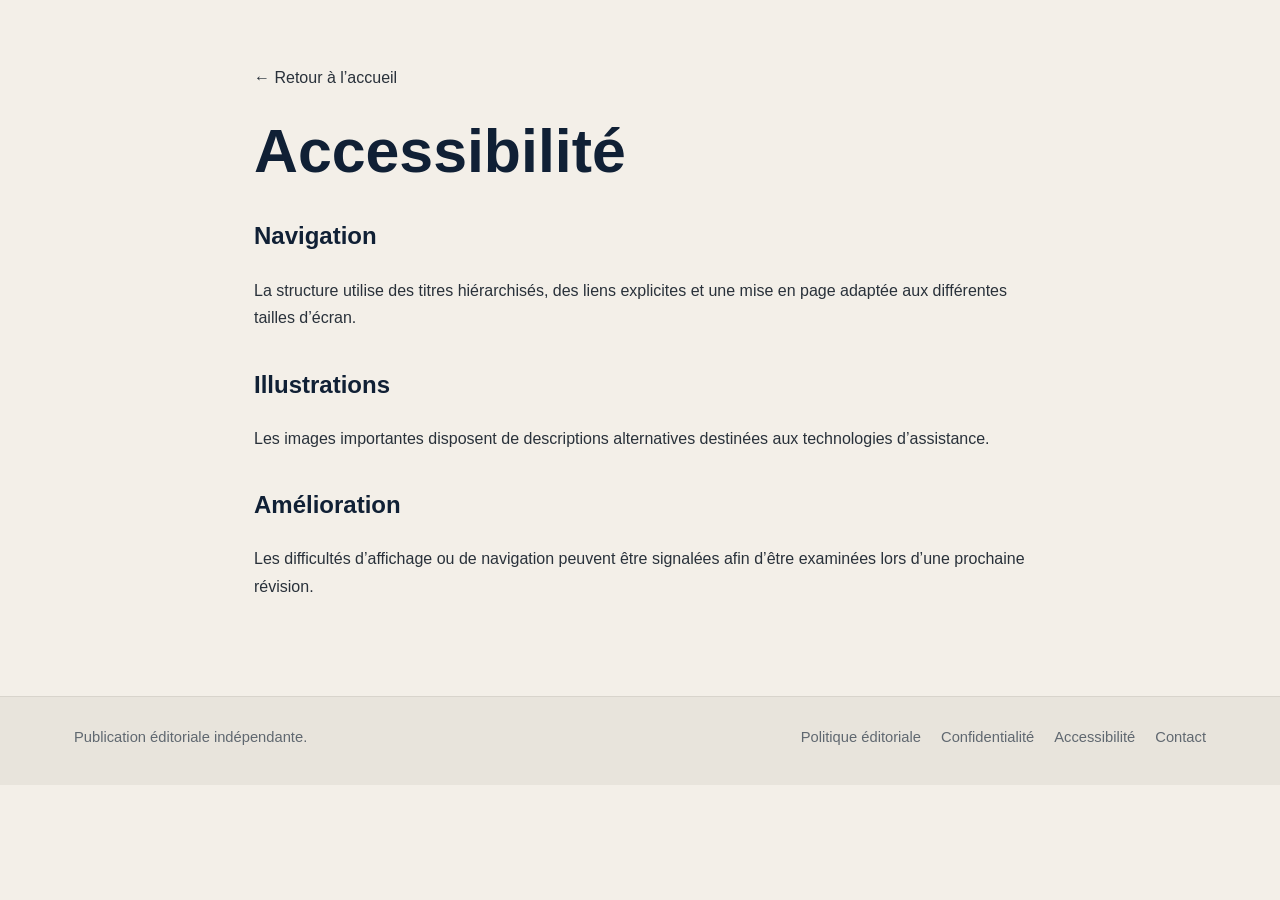
<file: accessibilite/index.html>
<!doctype html><html lang="fr"><head><meta charset="utf-8"><meta name="viewport" content="width=device-width,initial-scale=1"><title>Accessibilité</title><link rel="canonical" href="https://bookmaker-etranger.onrender.com/accessibilite/"><link rel="stylesheet" href="../assets/css/site.css"><script type="application/ld+json">{"@context":"https://schema.org","@type":"WebPage","url":"https://bookmaker-etranger.onrender.com/accessibilite/","name":"Accessibilité","inLanguage":"fr-FR"}</script><link rel="icon" href="../favicon.ico" sizes="any">
<link rel="icon" type="image/png" href="../favicon.png">
</head><body><main class="utility"><a class="utility-back" href="../">← Retour à l’accueil</a><h1>Accessibilité</h1><section><h2>Navigation</h2><p>La structure utilise des titres hiérarchisés, des liens explicites et une mise en page adaptée aux différentes tailles d’écran.</p></section><section><h2>Illustrations</h2><p>Les images importantes disposent de descriptions alternatives destinées aux technologies d’assistance.</p></section><section><h2>Amélioration</h2><p>Les difficultés d’affichage ou de navigation peuvent être signalées afin d’être examinées lors d’une prochaine révision.</p></section></main><footer class="site-footer"><div class="footer-inner"><span>Publication éditoriale indépendante.</span><nav aria-label="Informations du site"><a href="../politique-editoriale/">Politique éditoriale</a><a href="../confidentialite/">Confidentialité</a><a href="../accessibilite/">Accessibilité</a><a href="../contact/">Contact</a></nav></div></footer></body></html>
</file>
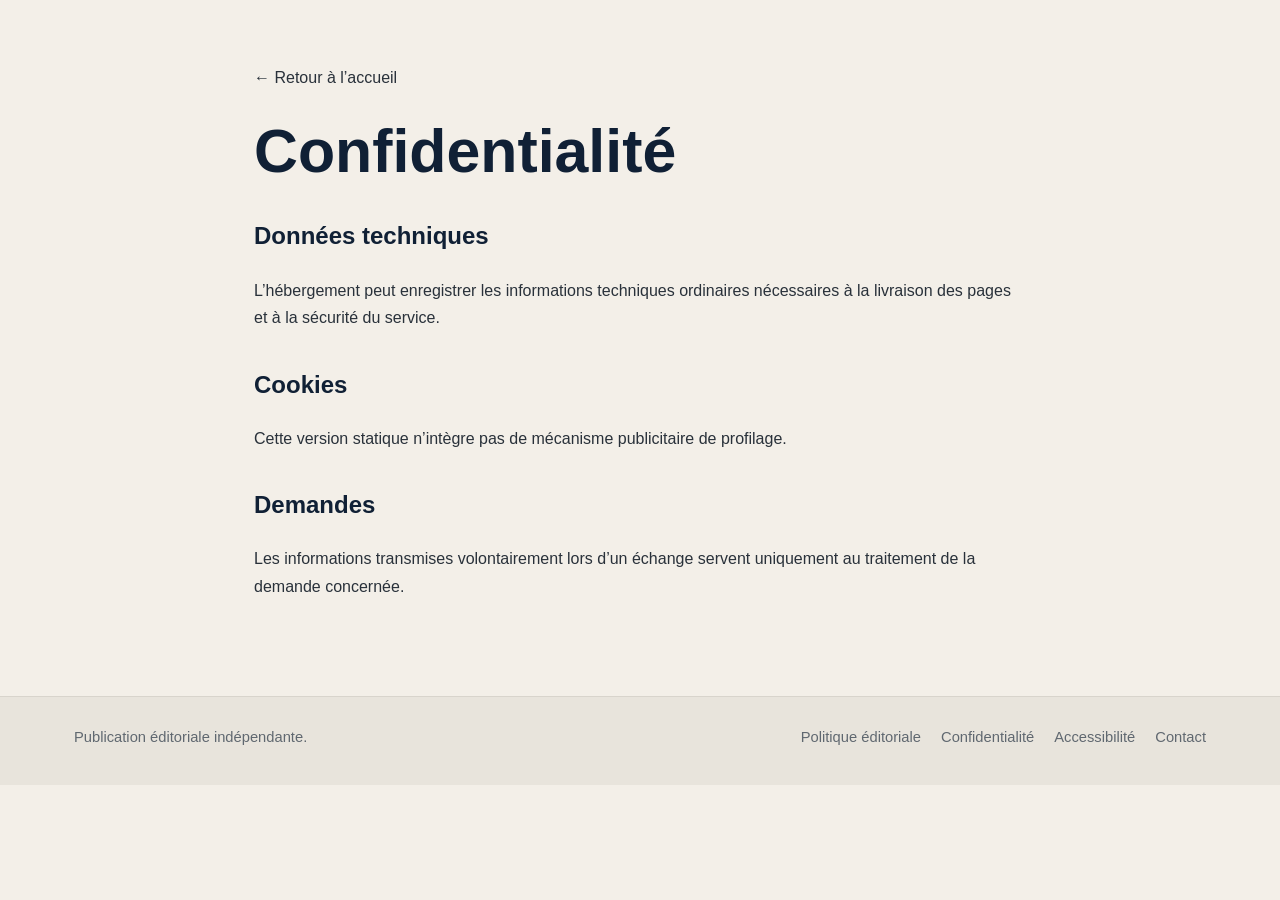
<file: confidentialite/index.html>
<!doctype html><html lang="fr"><head><meta charset="utf-8"><meta name="viewport" content="width=device-width,initial-scale=1"><title>Confidentialité</title><link rel="canonical" href="https://bookmaker-etranger.onrender.com/confidentialite/"><link rel="stylesheet" href="../assets/css/site.css"><script type="application/ld+json">{"@context":"https://schema.org","@type":"WebPage","url":"https://bookmaker-etranger.onrender.com/confidentialite/","name":"Confidentialité","inLanguage":"fr-FR"}</script><link rel="icon" href="../favicon.ico" sizes="any">
<link rel="icon" type="image/png" href="../favicon.png">
</head><body><main class="utility"><a class="utility-back" href="../">← Retour à l’accueil</a><h1>Confidentialité</h1><section><h2>Données techniques</h2><p>L’hébergement peut enregistrer les informations techniques ordinaires nécessaires à la livraison des pages et à la sécurité du service.</p></section><section><h2>Cookies</h2><p>Cette version statique n’intègre pas de mécanisme publicitaire de profilage.</p></section><section><h2>Demandes</h2><p>Les informations transmises volontairement lors d’un échange servent uniquement au traitement de la demande concernée.</p></section></main><footer class="site-footer"><div class="footer-inner"><span>Publication éditoriale indépendante.</span><nav aria-label="Informations du site"><a href="../politique-editoriale/">Politique éditoriale</a><a href="../confidentialite/">Confidentialité</a><a href="../accessibilite/">Accessibilité</a><a href="../contact/">Contact</a></nav></div></footer></body></html>
</file>
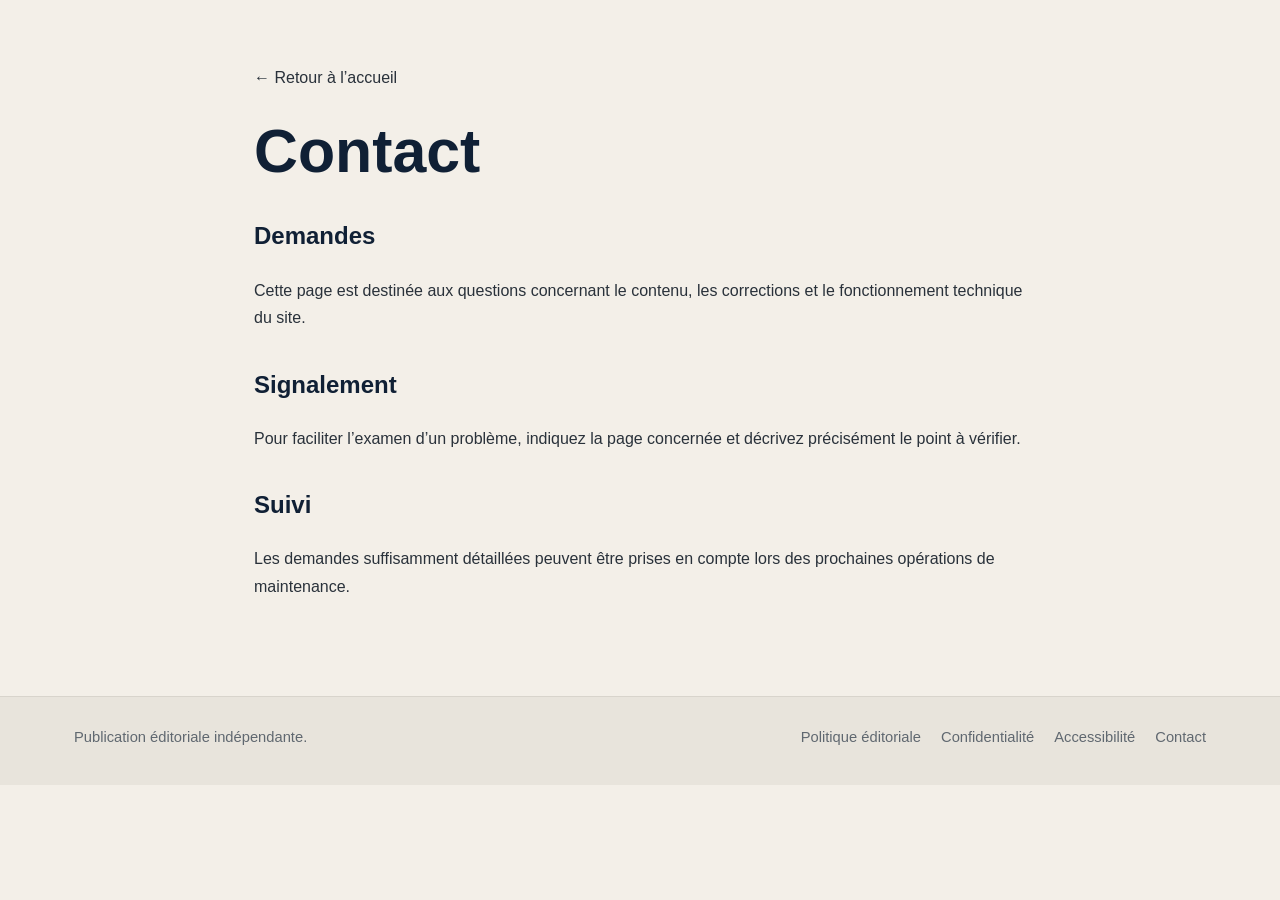
<file: contact/index.html>
<!doctype html><html lang="fr"><head><meta charset="utf-8"><meta name="viewport" content="width=device-width,initial-scale=1"><title>Contact</title><link rel="canonical" href="https://bookmaker-etranger.onrender.com/contact/"><link rel="stylesheet" href="../assets/css/site.css"><script type="application/ld+json">{"@context":"https://schema.org","@type":"WebPage","url":"https://bookmaker-etranger.onrender.com/contact/","name":"Contact","inLanguage":"fr-FR"}</script><link rel="icon" href="../favicon.ico" sizes="any">
<link rel="icon" type="image/png" href="../favicon.png">
</head><body><main class="utility"><a class="utility-back" href="../">← Retour à l’accueil</a><h1>Contact</h1><section><h2>Demandes</h2><p>Cette page est destinée aux questions concernant le contenu, les corrections et le fonctionnement technique du site.</p></section><section><h2>Signalement</h2><p>Pour faciliter l’examen d’un problème, indiquez la page concernée et décrivez précisément le point à vérifier.</p></section><section><h2>Suivi</h2><p>Les demandes suffisamment détaillées peuvent être prises en compte lors des prochaines opérations de maintenance.</p></section></main><footer class="site-footer"><div class="footer-inner"><span>Publication éditoriale indépendante.</span><nav aria-label="Informations du site"><a href="../politique-editoriale/">Politique éditoriale</a><a href="../confidentialite/">Confidentialité</a><a href="../accessibilite/">Accessibilité</a><a href="../contact/">Contact</a></nav></div></footer></body></html>
</file>
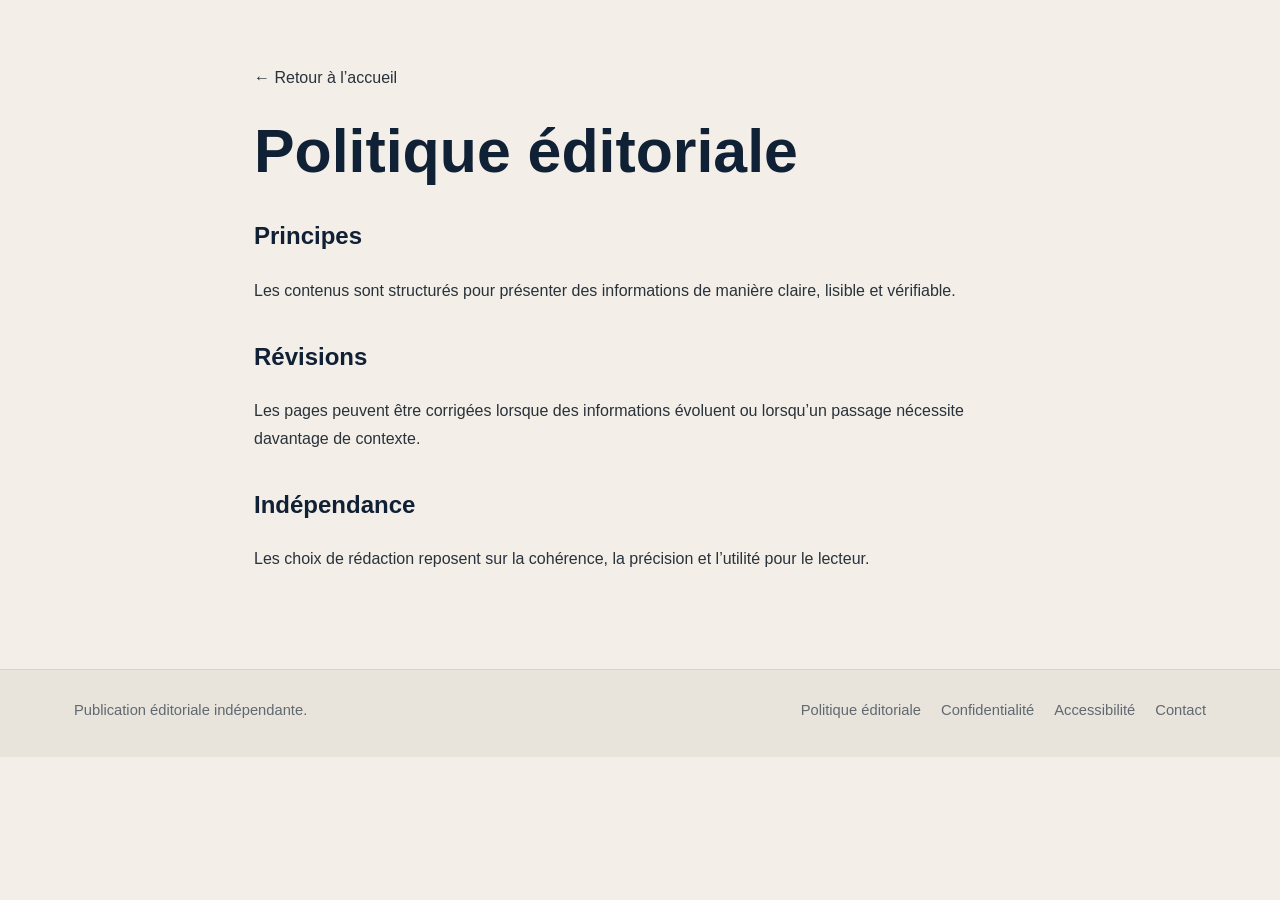
<file: politique-editoriale/index.html>
<!doctype html><html lang="fr"><head><meta charset="utf-8"><meta name="viewport" content="width=device-width,initial-scale=1"><title>Politique éditoriale</title><link rel="canonical" href="https://bookmaker-etranger.onrender.com/politique-editoriale/"><link rel="stylesheet" href="../assets/css/site.css"><script type="application/ld+json">{"@context":"https://schema.org","@type":"WebPage","url":"https://bookmaker-etranger.onrender.com/politique-editoriale/","name":"Politique éditoriale","inLanguage":"fr-FR"}</script><link rel="icon" href="../favicon.ico" sizes="any">
<link rel="icon" type="image/png" href="../favicon.png">
</head><body><main class="utility"><a class="utility-back" href="../">← Retour à l’accueil</a><h1>Politique éditoriale</h1><section><h2>Principes</h2><p>Les contenus sont structurés pour présenter des informations de manière claire, lisible et vérifiable.</p></section><section><h2>Révisions</h2><p>Les pages peuvent être corrigées lorsque des informations évoluent ou lorsqu’un passage nécessite davantage de contexte.</p></section><section><h2>Indépendance</h2><p>Les choix de rédaction reposent sur la cohérence, la précision et l’utilité pour le lecteur.</p></section></main><footer class="site-footer"><div class="footer-inner"><span>Publication éditoriale indépendante.</span><nav aria-label="Informations du site"><a href="../politique-editoriale/">Politique éditoriale</a><a href="../confidentialite/">Confidentialité</a><a href="../accessibilite/">Accessibilité</a><a href="../contact/">Contact</a></nav></div></footer></body></html>
</file>
<file: assets/css/site.css>
:root{--bg:#f3efe8;--paper:#fff;--ink:#102035;--text:#29313a;--muted:#69727d;--line:#d8d4cc;--blue:#2459ec;--green:#198754;--green-dark:#11643d;--max:1180px}
*{box-sizing:border-box}html{scroll-behavior:smooth}body{margin:0;background:var(--bg);color:var(--text);font-family:Inter,ui-sans-serif,-apple-system,BlinkMacSystemFont,"Segoe UI",Roboto,Arial,sans-serif;line-height:1.72}img{display:block;max-width:100%}a{color:inherit}
.skip-link{position:absolute;left:-9999px;top:8px}.skip-link:focus{left:12px;background:#fff;padding:10px 14px;border-radius:8px;z-index:1000}
main{max-width:var(--max);margin:0 auto;padding:56px 24px 76px}.page-lead{padding:0 0 34px;margin-bottom:34px;border-bottom:1px solid var(--line)}.page-lead h1{margin:0;max-width:1000px;color:var(--ink);font-size:clamp(2.35rem,5vw,4.55rem);line-height:1.04;letter-spacing:-.045em}
.content-grid{display:grid;grid-template-columns:245px minmax(0,1fr);gap:38px;align-items:start}.toc{position:sticky;top:22px;max-height:calc(100vh - 44px);overflow:auto;padding:17px;border:1px solid var(--line);border-radius:16px;background:rgba(255,255,255,.72)}.toc-title{margin-bottom:8px;color:var(--ink);font-size:.82rem;font-weight:800;text-transform:uppercase;letter-spacing:.07em}.toc a{display:block;padding:8px 0;border-top:1px solid #e6e2da;text-decoration:none;color:#56606b;font-size:.88rem;line-height:1.35}.toc a:hover{color:var(--blue)}
.article{min-width:0;padding:clamp(24px,4vw,48px);border:1px solid var(--line);border-radius:20px;background:var(--paper)}.article h2{margin:2.15em 0 .65em;color:var(--ink);font-size:clamp(1.65rem,3vw,2.35rem);line-height:1.18;letter-spacing:-.025em}.article h2:first-child{margin-top:0}.article h3{margin:1.75em 0 .55em;color:var(--ink);font-size:1.27rem;line-height:1.32}.article p{margin:0 0 1.1em}.article ul,.article ol{padding-left:1.35rem;margin:1rem 0 1.35rem}.article li{margin:.45rem 0}.article blockquote{margin:1.5rem 0;padding:18px 21px;border-left:4px solid var(--blue);background:#f3f5fa;border-radius:0 12px 12px 0}.article table{width:100%;border-collapse:collapse;margin:1.4rem 0 1.8rem;font-size:.92rem}.article th,.article td{border:1px solid var(--line);padding:11px 12px;text-align:left;vertical-align:top}.article th{background:#f3f2ee}
.article-image{width:100%;margin:1.55rem 0 2rem}.article-image img{display:block;width:100%;height:auto;max-width:100%;object-fit:contain;object-position:center;border:1px solid var(--line);border-radius:16px;background:#f7f5ef}
.affiliate-top{margin:1.7rem 0 2.5rem;padding:22px;border:1px solid var(--line);border-radius:18px;background:#f6f7f9}.affiliate-heading{margin-bottom:16px}.affiliate-heading h2{margin:0 0 5px!important;font-size:1.45rem}.affiliate-heading p{margin:0;color:var(--muted);font-size:.92rem}.affiliate-list{display:grid;gap:12px}
.affiliate-card{position:relative;display:grid;grid-template-columns:42px 80px minmax(145px,.8fr) minmax(220px,1.25fr) 155px;gap:16px;align-items:center;min-height:112px;padding:16px;border:1px solid #dce1e6;border-radius:16px;background:#fff;box-shadow:0 4px 14px rgba(15,23,42,.045);transition:transform .18s ease,box-shadow .18s ease}.affiliate-card:not(.skeleton-card):hover{transform:translateY(-2px);box-shadow:0 10px 24px rgba(15,23,42,.09)}.affiliate-card.is-top{border:2px solid var(--blue);box-shadow:0 10px 28px rgba(36,89,236,.13)}
.top-badge{position:absolute;left:18px;top:-12px;padding:4px 9px;border-radius:999px;background:var(--blue);color:#fff;font-size:.68rem;font-weight:800;letter-spacing:.045em}.rank-badge{width:34px;height:34px;display:grid;place-items:center;border-radius:50%;background:#eef1f4;color:#344054;font-weight:800}.is-top .rank-badge{background:var(--blue);color:#fff}
.logo-tile{width:80px;height:80px;display:grid;place-items:center;overflow:hidden;border-radius:14px;box-shadow:inset 0 0 0 1px rgba(15,23,42,.09)}.logo-tile img{width:80%;height:80%;object-fit:contain}.brand-name{margin-bottom:7px;color:var(--ink);font-size:1.08rem;font-weight:800}.rating-row{display:flex;align-items:center;gap:7px;color:var(--muted);font-size:.86rem}.stars{--fill:100%;position:relative;display:inline-block;font-size:17px;line-height:1;letter-spacing:1px;color:#d5dbe4}.stars::before{content:"★★★★★"}.stars::after{content:"★★★★★";position:absolute;inset:0 auto 0 0;width:var(--fill);overflow:hidden;color:#f4b400;white-space:nowrap}.bonus-label{margin-bottom:4px;color:#7a8290;font-size:.72rem;font-weight:800;letter-spacing:.065em;text-transform:uppercase}.bonus-text{color:var(--ink);font-weight:750;line-height:1.34}.cta-button{display:flex;align-items:center;justify-content:center;width:100%;min-height:48px;border-radius:11px;background:var(--green);color:#fff!important;text-decoration:none;font-weight:800}.cta-button:hover{background:var(--green-dark)}
.affiliate-error{padding:18px;border:1px solid #ead1d1;border-radius:12px;background:#fff7f7;color:#8b3434;text-align:center}.skeleton-card{grid-template-columns:80px minmax(160px,.9fr) minmax(220px,1.3fr) 150px}.skel{position:relative;overflow:hidden;border-radius:10px;background:#e7eaee}.skel::after{content:"";position:absolute;inset:0;transform:translateX(-100%);background:linear-gradient(90deg,transparent,rgba(255,255,255,.68),transparent);animation:shimmer 1.25s infinite}.skel-logo{width:80px;height:80px}.skel-lines{height:48px}.skel-bonus{height:54px}.skel-button{height:48px}@keyframes shimmer{100%{transform:translateX(100%)}}
.site-footer{border-top:1px solid var(--line);background:#e8e4dc}.footer-inner{max-width:var(--max);margin:0 auto;padding:28px 24px 34px;display:flex;justify-content:space-between;align-items:center;gap:24px;color:#606870;font-size:.92rem}.site-footer nav{display:flex;flex-wrap:wrap;gap:12px 20px}.site-footer a{text-decoration:none}.site-footer a:hover{text-decoration:underline}
.utility{max-width:820px;margin:0 auto;padding:64px 24px 80px}.utility h1{margin:0 0 28px;color:var(--ink);font-size:clamp(2.2rem,5vw,3.8rem);line-height:1.05}.utility h2{margin-top:32px;color:var(--ink)}.utility-back{display:inline-block;margin-bottom:28px;text-decoration:none}
@media(max-width:980px){.content-grid{grid-template-columns:1fr}.toc{position:static;max-height:none}.affiliate-card{grid-template-columns:38px 72px 1fr 150px}.bonus-col{grid-column:3/5}.logo-tile{width:72px;height:72px}}
@media(max-width:720px){main{padding:34px 16px 60px}.article{padding:21px 17px;border-radius:16px}.article table{display:block;overflow-x:auto}.affiliate-top{padding:16px;margin-left:-4px;margin-right:-4px}.affiliate-card{grid-template-columns:64px 1fr;gap:12px;padding:18px 14px 14px}.rank-badge{position:absolute;top:10px;right:10px;width:30px;height:30px}.logo-tile{width:64px;height:64px}.brand-col{padding-right:38px}.bonus-col{grid-column:1/-1;padding:12px;border-radius:11px;background:#f6f8f8;text-align:center}.cta-col{grid-column:1/-1}.cta-button{min-height:52px}.top-badge{left:14px}.skeleton-card{grid-template-columns:64px 1fr}.skel-logo{width:64px;height:64px}.skel-bonus,.skel-button{grid-column:1/-1}.footer-inner{align-items:flex-start;flex-direction:column}}
</file>
